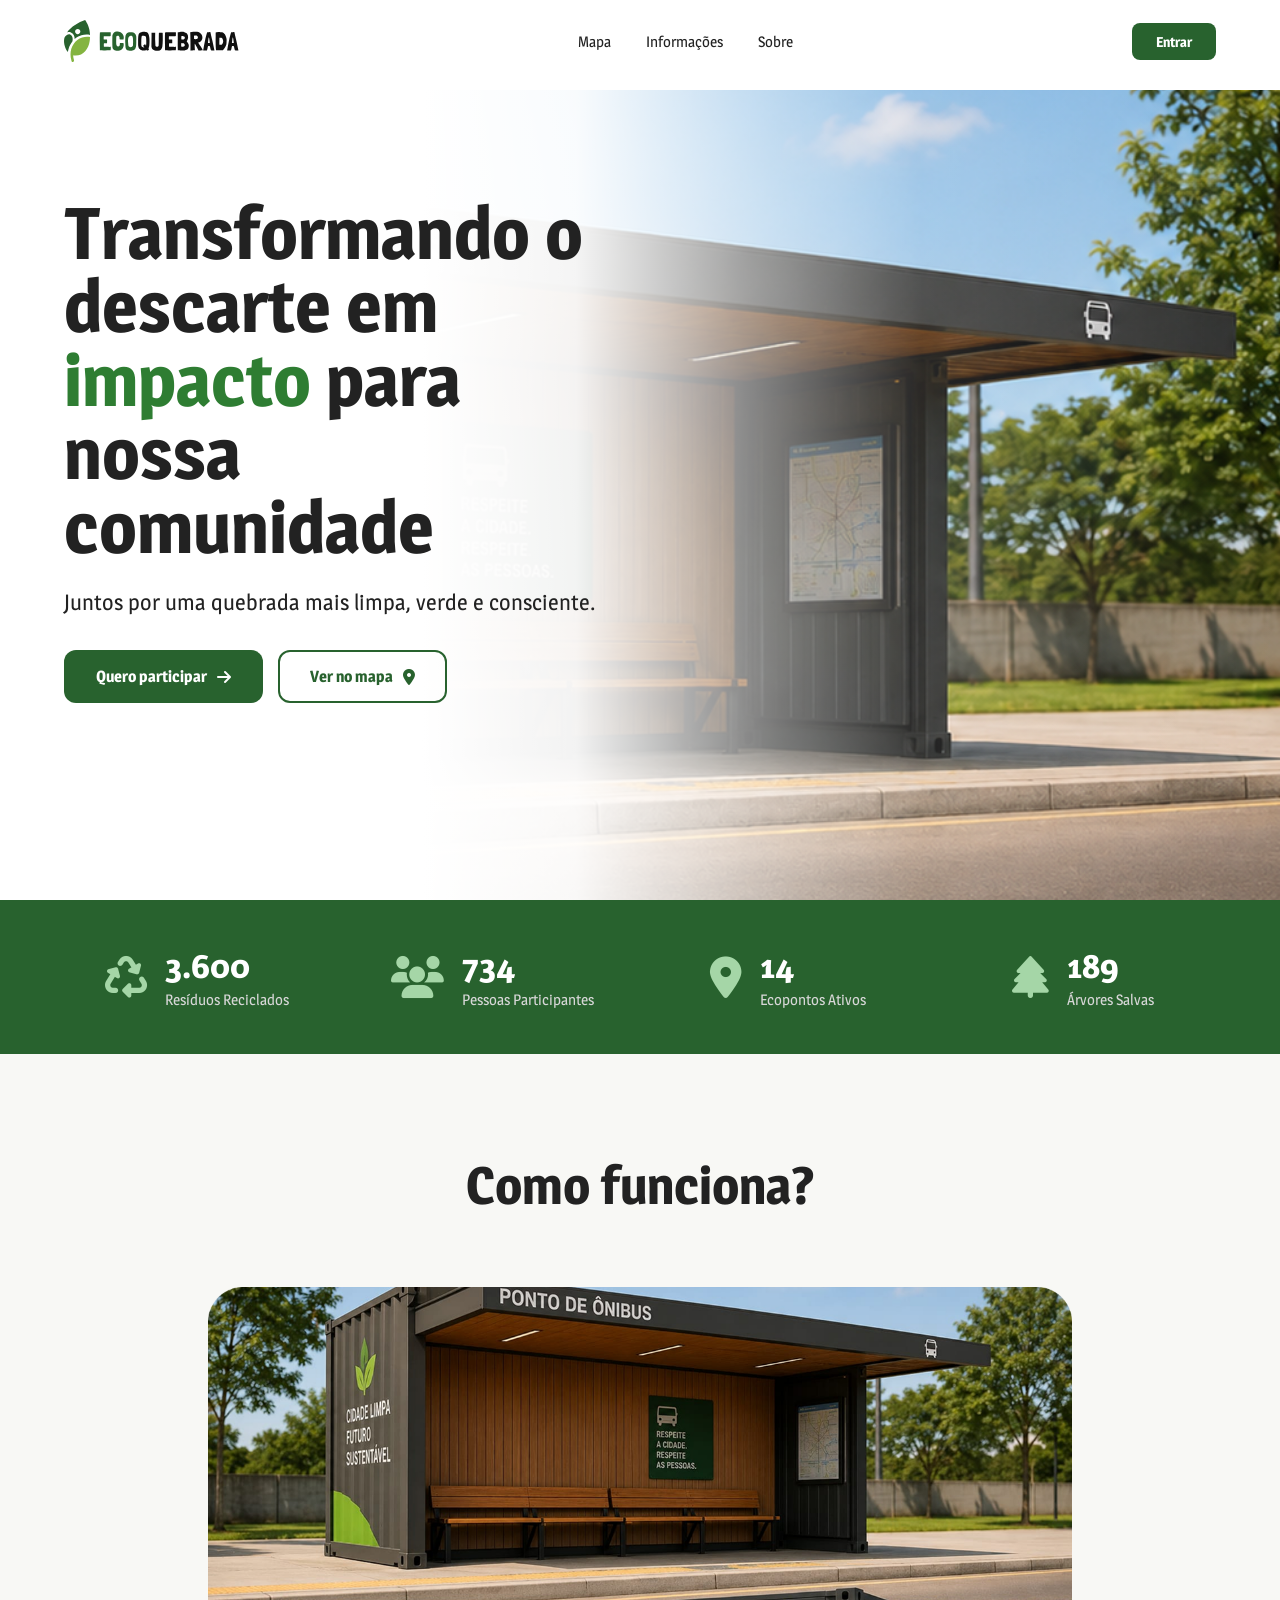
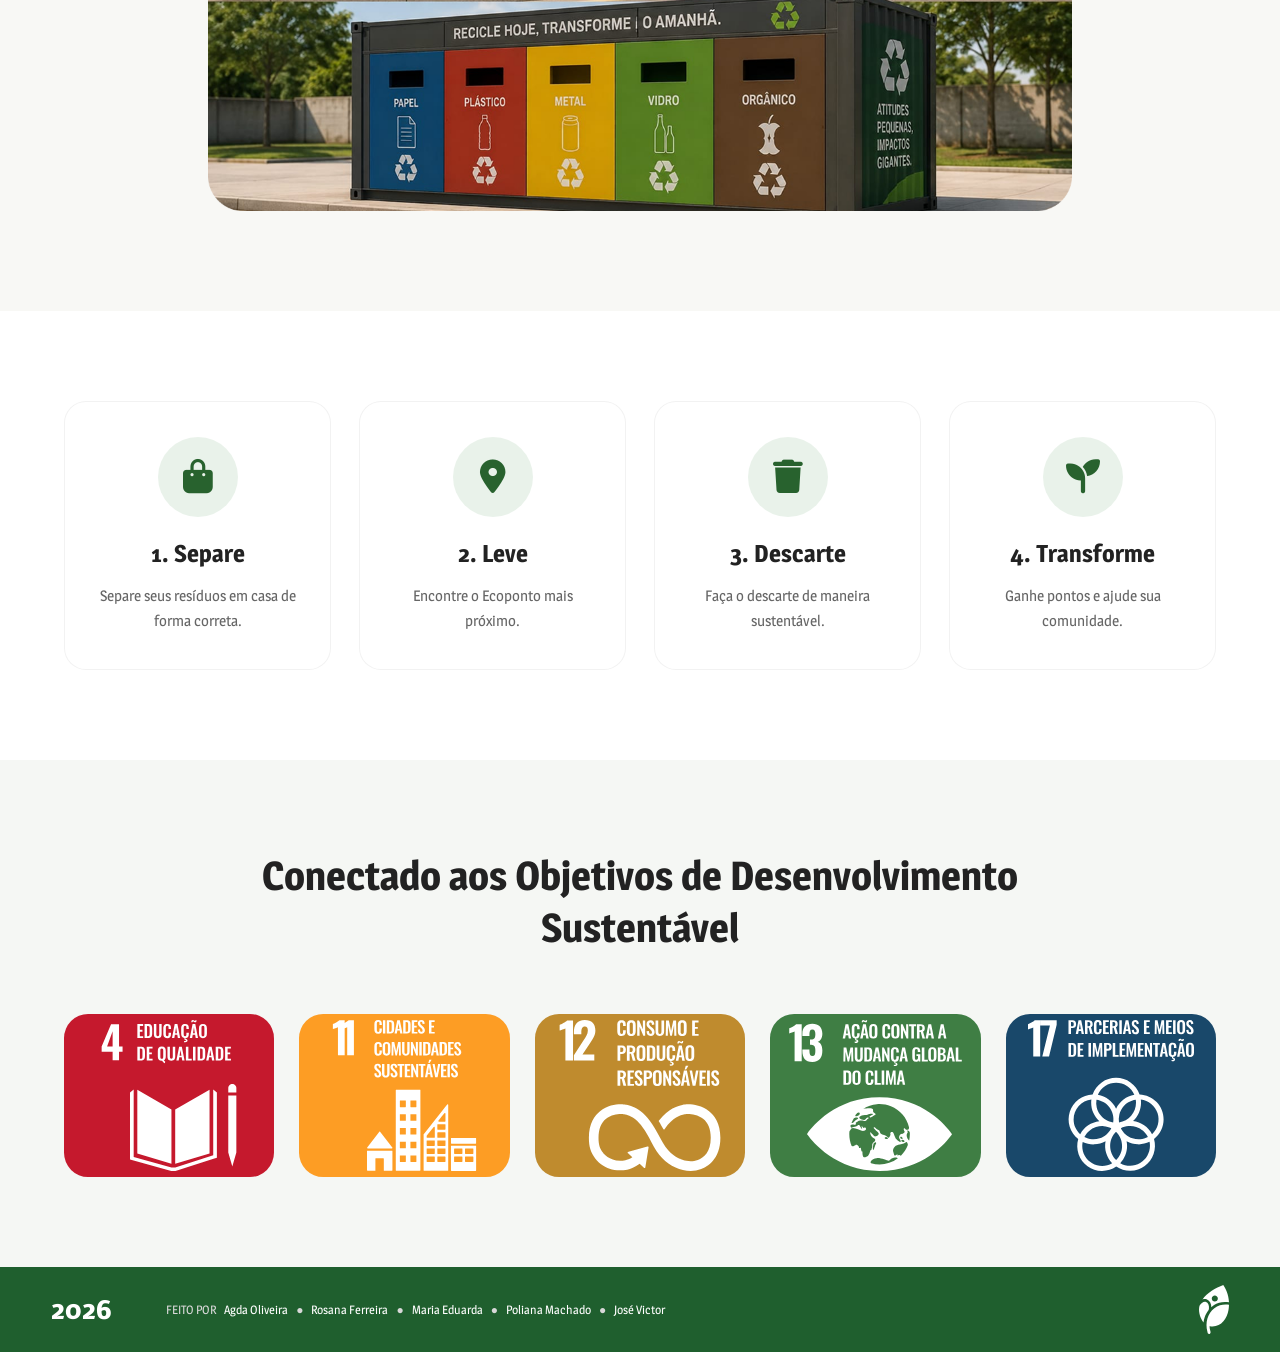
<file: index.html>
<!DOCTYPE html>
<html lang="pt-BR">
<head>
    <meta charset="UTF-8">
    <meta name="viewport" content="width=device-width, initial-scale=1.0">
    <title>EcoQuebrada</title>

    <link rel="stylesheet" href="css/style.css">
    <link rel="stylesheet" href="css/index.css">
    <link rel="stylesheet" href="css/responsive.css">

    <!-- Font Awesome -->
    <link rel="stylesheet"
    href="https://cdnjs.cloudflare.com/ajax/libs/font-awesome/6.6.0/css/all.min.css">

    <!-- Google Fonts -->
    <link rel="preconnect" href="https://fonts.googleapis.com">
    <link rel="preconnect" href="https://fonts.gstatic.com" crossorigin>
    <link href="https://fonts.googleapis.com/css2?family=Magra:wght@400;700&display=swap" rel="stylesheet">

    <link rel="shortcut icon" href="assets/icon-favicon.svg" type="image/x-icon">

</head>
<body>

    <!-- ================= HEADER ================= -->

    <header>

        <div class="container">

            <a href="index.html" class="logo">
                <img src="assets/logo-Ecoquebrada.svg" alt="EcoQuebrada">
            </a>

            <nav>

                <ul>

                    <li><a href="mapa.html">Mapa</a></li>
                    <li><a href="informativo.html">Informações</a></li>
                    <li><a href="sobre.html">Sobre</a></li>

                </ul>

            </nav>

            <a href="login.html" class="btn-login" id="loginButton">
                Entrar
            </a>

            <button class="menu-mobile" id="menu-mobile">
                <i class="fa-solid fa-bars"></i>
            </button>

            <div class="mobile-menu" id="mobileMenu">

                <ul>
                    <li><a href="mapa.html">Mapa</a></li>
                    <li><a href="informativo.html">Informações</a></li>
                    <li><a href="sobre.html">Sobre</a></li>
                </ul>

            </div>

        <div class="overlay" id="overlay"></div>

        </div>

    </header>

    <!-- ================= HERO ================= -->

    <section class="hero" id="home">

        <div class="container hero-content">

            <div class="hero-text">

                <h1>
                    Transformando o descarte em
                    <span>impacto</span>
                    para nossa comunidade
                </h1>

                <p>
                    Juntos por uma quebrada mais limpa,
                    verde e consciente.
                </p>

                <div class="hero-buttons">

                    <a href="login.html" class="btn-primary">
                        Quero participar
                        <i class="fa-solid fa-arrow-right"></i>
                    </a>

                    <a href="#" class="btn-secondary">
                        Ver no mapa
                        <i class="fa-solid fa-location-dot"></i>
                    </a>

                </div>

            </div>

        </div>

    </section>

    <!-- ================= ESTATÍSTICAS ================= -->

    <section class="stats">

        <div class="container">

            <div class="stat-card">

                <i class="fa-solid fa-recycle"></i>

                <div>

                    <h2 class="counter" data-target="12000">0</h2>

                    <span>Resíduos Reciclados</span>

                </div>

            </div>

            <div class="stat-card">

                <i class="fa-solid fa-users"></i>

                <div>

                    <h2 class="counter" data-target="2450">0</h2>

                    <span>Pessoas Participantes</span>

                </div>

            </div>

            <div class="stat-card">

                <i class="fa-solid fa-location-dot"></i>

                <div>

                    <h2 class="counter" data-target="48">0</h2>

                    <span>Ecopontos Ativos</span>

                </div>

            </div>

            <div class="stat-card">

                <i class="fa-solid fa-tree"></i>

                <div>

                    <h2 class="counter" data-target="630">0</h2>

                    <span>Árvores Salvas</span>

                </div>

            </div>

        </div>

    </section>

    <!-- ================= COMO FUNCIONA ================= -->

<section class="como-funciona">

        <div class="container">

            <h2>Como funciona?</h2>

            <div class="galeria">

                <img src="assets/imageHero.png" alt="Ponto sustentável">


            </div>

        </div>

    </section>

    <!-- <section class="como-funciona" id="como-funciona">

    <div class="container">

        <h2>Como funciona?</h2>

        <div class="funciona-wrapper">

            <!-- Carrossel 
    <section class="ecopontos">

        <h2>Ecopontos próximos</h2>

        <div class="ecoponto-container">

            <button id="prev">
                ❮
            </button>

            <div class="imagem">

                <img id="foto" src="">

            </div>

            <div class="informacoes">

                <h3 id="nome"></h3>

                <p>
                    <strong>📍 Distância:</strong>
                    <span id="distancia"></span>
                </p>

                <p>
                    <strong>Endereço:</strong>
                    <span id="endereco"></span>
                </p>

                <p>
                    <strong>Horário:</strong>
                    <span id="horario"></span>
                </p>

                <h4>Materiais aceitos</h4>

                <ul id="materiais"></ul>

                <a
                    id="maps"
                    target="_blank"
                    class="btn-primary">

                    Ver no Google Maps

                </a>

            </div>

            <button id="next">
                ❯
            </button>

        </div>

        </section>

</section> -->


    <!-- ================= PASSOS ================= -->

    <section class="passos">

        <div class="container">

            <div class="passo">

                <i class="fa-solid fa-bag-shopping"></i>

                <h3>1. Separe</h3>

                <p>
                    Separe seus resíduos em casa de forma correta.
                </p>

            </div>

            <div class="passo">

                <i class="fa-solid fa-location-dot"></i>

                <h3>2. Leve</h3>

                <p>
                    Encontre o Ecoponto mais próximo.
                </p>

            </div>

            <div class="passo">

                <i class="fa-solid fa-trash"></i>

                <h3>3. Descarte</h3>

                <p>
                    Faça o descarte de maneira sustentável.
                </p>

            </div>

            <div class="passo">

                <i class="fa-solid fa-seedling"></i>

                <h3>4. Transforme</h3>

                <p>
                    Ganhe pontos e ajude sua comunidade.
                </p>

            </div>

        </div>

    </section>

    <!-- ================= ODS ================= -->

    <section class="ods">

        <div class="container">

            <h2>
                Conectado aos Objetivos de Desenvolvimento Sustentável
            </h2>

            <div class="ods-grid">

                <img src="assets/ods-4.svg" alt="">
                <img src="assets/ods-11.svg" alt="">
                <img src="assets/ods-12.svg" alt="">
                <img src="assets/ods-13.svg" alt="">
                <img src="assets/ods-17.svg" alt="">

            </div>

        </div>

    </section>

<footer class="footer">

    <div class="footer-container">

        <div class="footer-year">
            <strong>2026</strong>
        </div>

        <div class="footer-authors">

            <span>FEITO POR</span>

            <a href="#">Agda Oliveira</a>

            <span>●</span>

            <a href="#">Rosana Ferreira</a>

            <span>●</span>

            <a href="#">Maria Eduarda</a>

            <span>●</span>

            <a href="#">Poliana Machado</a>

            <span>●</span>

            <a href="#">José Victor</a>

        </div>

        <div class="footer-logo">

            <img src="assets/icon-footer.svg" alt="EcoQuebrada">

        </div>

    </div>

</footer>

    <script src="script/app.js"></script>
    <script src="script/navbar.js"></script>

</body>
</html>
</file>
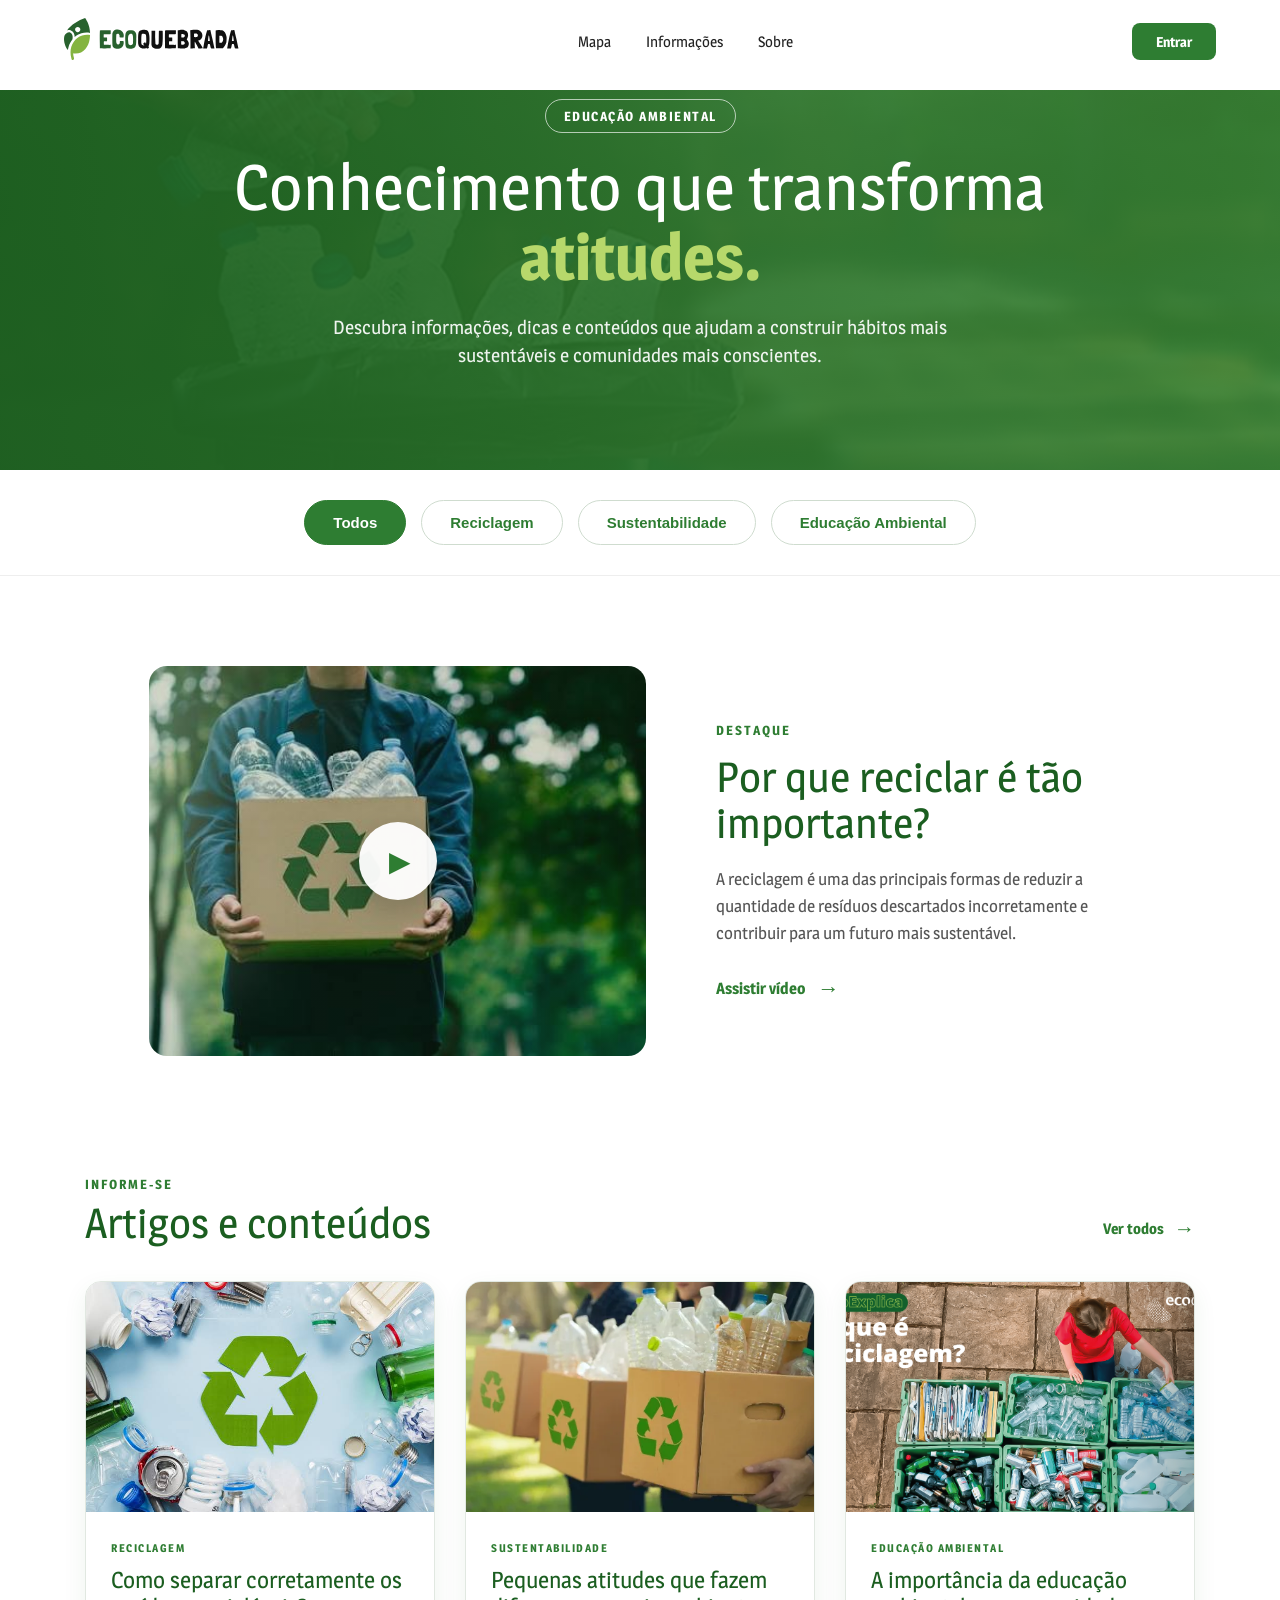
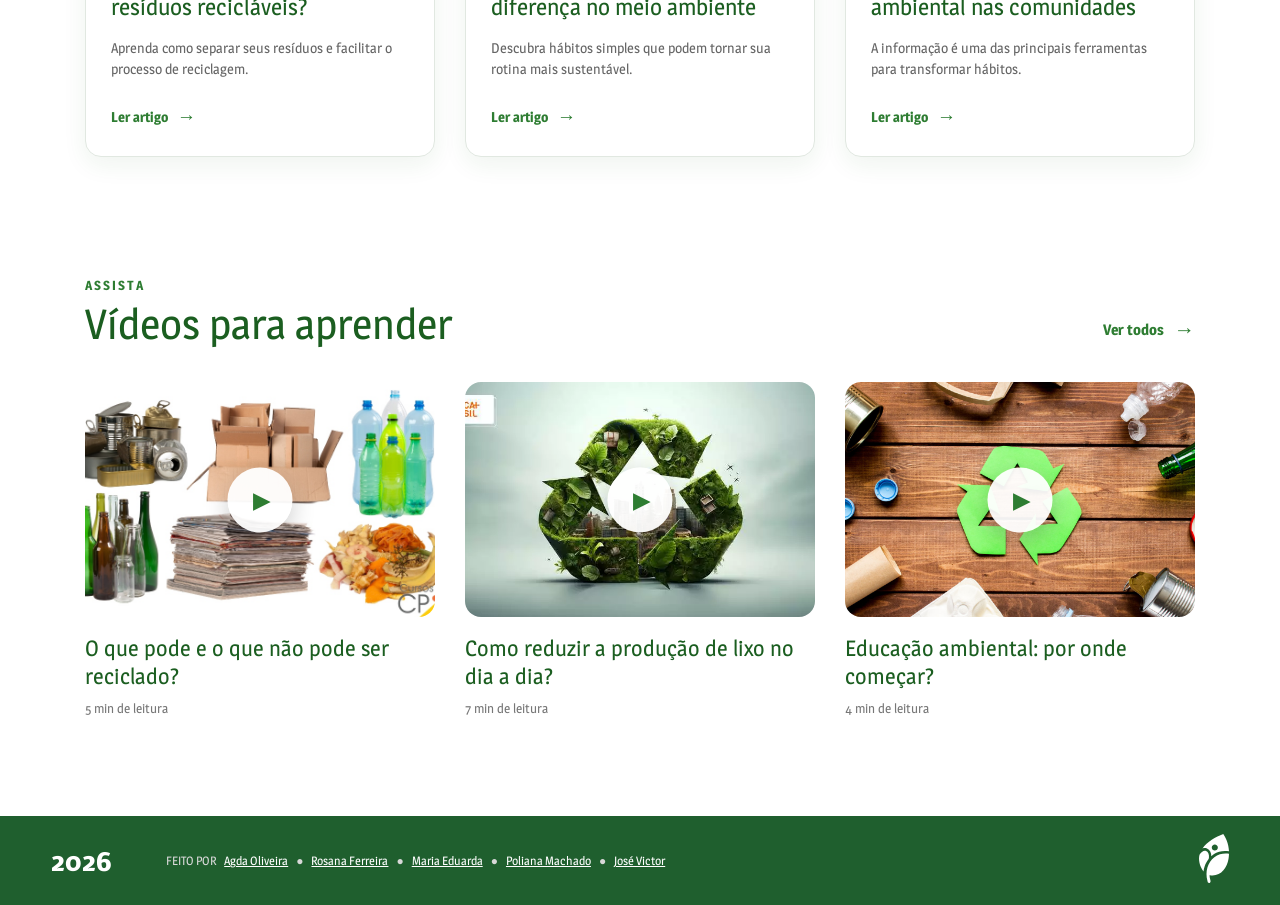
<file: informativo.html>
<!DOCTYPE html>
<html lang="pt-BR">

<head>

    <meta charset="UTF-8">

    <meta name="viewport" content="width=device-width, initial-scale=1.0">

    <title>Informativos | EcoQuebrada</title>

    <link rel="stylesheet" href="css/informativo.css">

        <link rel="preconnect" href="https://fonts.googleapis.com">
    <link rel="preconnect" href="https://fonts.gstatic.com" crossorigin>
    <link href="https://fonts.googleapis.com/css2?family=Magra:wght@400;700&display=swap" rel="stylesheet">


        <link rel="shortcut icon" href="assets/icon-favicon.svg" type="image/x-icon">
</head>


<body>


 <header>

        <div class="container">

            <a href="index.html" class="logo">
                <img src="assets/logo-Ecoquebrada.svg" alt="EcoQuebrada">
            </a>

            <nav>

                <ul>

                    <li><a href="mapa.html">Mapa</a></li>
                    <li><a href="informativo.html">Informações</a></li>
                    <li><a href="sobre.html">Sobre</a></li>

                </ul>

            </nav>

            <a href="login.html" class="btn-login" id="loginButton">
                Entrar
            </a>

           <!-- BOTÃO MOBILE -->
        <button class="menu-mobile" id="menuMobile" aria-label="Abrir menu">
            ☰
        </button>

    </div>
</header>


<!-- MENU MOBILE -->

<div class="mobile-menu" id="mobileMenu">

    <ul>
        <li>
            <a href="mapa.html">Mapa</a>
        </li>

        <li>
            <a href="informativos.html">Informações</a>
        </li>

        <li>
            <a href="sobre.html">Sobre</a>
        </li>

        <li>
            <a href="login.html" id="mobileLoginButton">
                Entrar
            </a>
        </li>
    </ul>

</div>

<div class="overlay" id="overlay"></div>



    <!-- ================= MAIN ================= -->

    <main>


        <!-- ================= HERO ================= -->

        <section class="informative-hero">

            <div class="informative-hero__content">

                <span class="informative-hero__tag">

                    EDUCAÇÃO AMBIENTAL

                </span>


                <h1>

                    Conhecimento que transforma
                    <span>
                        atitudes.
                    </span>

                </h1>


                <p>

                    Descubra informações, dicas e conteúdos
                    que ajudam a construir hábitos mais sustentáveis
                    e comunidades mais conscientes.

                </p>

            </div>

        </section>



        <!-- ================= CATEGORIAS ================= -->

        <section class="categories">

            <div class="categories__container">

                <button
                    class="category-button active"
                    data-category="todos"
                >

                    Todos

                </button>


                <button
                    class="category-button"
                    data-category="reciclagem"
                >

                    Reciclagem

                </button>


                <button
                    class="category-button"
                    data-category="sustentabilidade"
                >

                    Sustentabilidade

                </button>


                <button
                    class="category-button"
                    data-category="educacao"
                >

                    Educação Ambiental

                </button>

            </div>

        </section>



        <!-- ================= DESTAQUE ================= -->

        <section class="featured container">


            <div class="featured__video">

                <div class="video-placeholder">

                    <span class="play-button">
                        ▶
                    </span>

                </div>

            </div>



            <div class="featured__content">

                <span class="content-tag">

                    DESTAQUE

                </span>


                <h2>

                    Por que reciclar é tão importante?

                </h2>


                <p>

                    A reciclagem é uma das principais formas
                    de reduzir a quantidade de resíduos descartados
                    incorretamente e contribuir para um futuro
                    mais sustentável.

                </p>


                <a
                    href="#"
                    class="read-more"
                >

                    Assistir vídeo
                    <span>→</span>

                </a>

            </div>


        </section>



        <!-- ================= ARTIGOS ================= -->

        <section class="articles container">


            <div class="section-header">

                <div>

                    <span class="section-tag">

                        INFORME-SE

                    </span>


                    <h2>

                        Artigos e conteúdos

                    </h2>

                </div>


                <a
                    href="#"
                    class="see-all"
                >

                    Ver todos
                    <span>→</span>

                </a>

            </div>



            <div class="articles__grid">


                <article
                    class="article-card"
                    data-category="reciclagem"
                >

                    <div class="article-card__image">

                        <img
                            src="assets/reciclagem2.jfif"
                            alt="Materiais recicláveis"
                        >

                    </div>


                    <div class="article-card__content">

                        <span class="article-card__category">

                            RECICLAGEM

                        </span>


                        <h3>

                            Como separar corretamente
                            os resíduos recicláveis?

                        </h3>


                        <p>

                            Aprenda como separar seus resíduos
                            e facilitar o processo de reciclagem.

                        </p>


                        <a href="#">

                            Ler artigo
                            <span>→</span>

                        </a>

                    </div>

                </article>



                <article
                    class="article-card"
                    data-category="sustentabilidade"
                >

                    <div class="article-card__image">

                        <img
                            src="assets/reciclagem3.webp"
                            alt="Pessoa praticando sustentabilidade"
                        >

                    </div>


                    <div class="article-card__content">

                        <span class="article-card__category">

                            SUSTENTABILIDADE

                        </span>


                        <h3>

                            Pequenas atitudes que fazem
                            diferença no meio ambiente

                        </h3>


                        <p>

                            Descubra hábitos simples que podem
                            tornar sua rotina mais sustentável.

                        </p>


                        <a href="#">

                            Ler artigo
                            <span>→</span>

                        </a>

                    </div>

                </article>



                <article
                    class="article-card"
                    data-category="educacao"
                >

                    <div class="article-card__image">

                        <img
                            src="assets/reciclagem4.png"
                            alt="Educação ambiental"
                        >

                    </div>


                    <div class="article-card__content">

                        <span class="article-card__category">

                            EDUCAÇÃO AMBIENTAL

                        </span>


                        <h3>

                            A importância da educação
                            ambiental nas comunidades

                        </h3>


                        <p>

                            A informação é uma das principais
                            ferramentas para transformar hábitos.

                        </p>


                        <a href="#">

                            Ler artigo
                            <span>→</span>

                        </a>

                    </div>

                </article>


            </div>

        </section>



        <!-- ================= VÍDEOS ================= -->

        <section class="videos container">


            <div class="section-header">

                <div>

                    <span class="section-tag">

                        ASSISTA

                    </span>


                    <h2>

                        Vídeos para aprender

                    </h2>

                </div>


                <a
                    href="#"
                    class="see-all"
                >

                    Ver todos
                    <span>→</span>

                </a>

            </div>



            <div class="videos__grid">


                <article
                    class="video-card"
                    data-category="reciclagem"
                >

                    <div class="video-card__thumbnail">

                        <img
                            src="assets/reciclagem5.jpg"
                            alt="Vídeo sobre reciclagem"
                        >


                        <button
                            class="video-card__play"
                        >

                            ▶

                        </button>

                    </div>


                    <h3>

                        O que pode e o que não pode
                        ser reciclado?

                    </h3>


                    <span>

                        5 min de leitura

                    </span>

                </article>



                <article
                    class="video-card"
                    data-category="sustentabilidade"
                >

                    <div class="video-card__thumbnail">

                        <img
                            src="assets/reciclagem6.webp"
                            alt="Vídeo sobre sustentabilidade"
                        >


                        <button
                            class="video-card__play"
                        >

                            ▶

                        </button>

                    </div>


                    <h3>

                        Como reduzir a produção
                        de lixo no dia a dia?

                    </h3>


                    <span>

                        7 min de leitura

                    </span>

                </article>



                <article
                    class="video-card"
                    data-category="educacao"
                >

                    <div class="video-card__thumbnail">

                        <img
                            src="assets/reciclagem7.jpg"
                            alt="Vídeo sobre educação ambiental"
                        >


                        <button
                            class="video-card__play"
                        >

                            ▶

                        </button>

                    </div>


                    <h3>

                        Educação ambiental:
                        por onde começar?

                    </h3>


                    <span>

                        4 min de leitura

                    </span>

                </article>


            </div>

        </section>


    </main>


    <!-- ================= FOOTER ================= -->

   <footer class="footer">

    <div class="footer-container">

        <div class="footer-year">
            <strong>2026</strong>
        </div>

        <div class="footer-authors">

            <span>FEITO POR</span>

            <a href="#">Agda Oliveira</a>

            <span>●</span>

            <a href="#">Rosana Ferreira</a>

            <span>●</span>

            <a href="#">Maria Eduarda</a>

            <span>●</span>

            <a href="#">Poliana Machado</a>

            <span>●</span>

            <a href="#">José Victor</a>

        </div>

        <div class="footer-logo">

            <img src="assets/icon-footer.svg" alt="EcoQuebrada">

        </div>

    </div>

</footer>



    <script src="script/informativos.js"></script>
    <script src="script/navbar.js"></script>

</body>

</html>
</file>
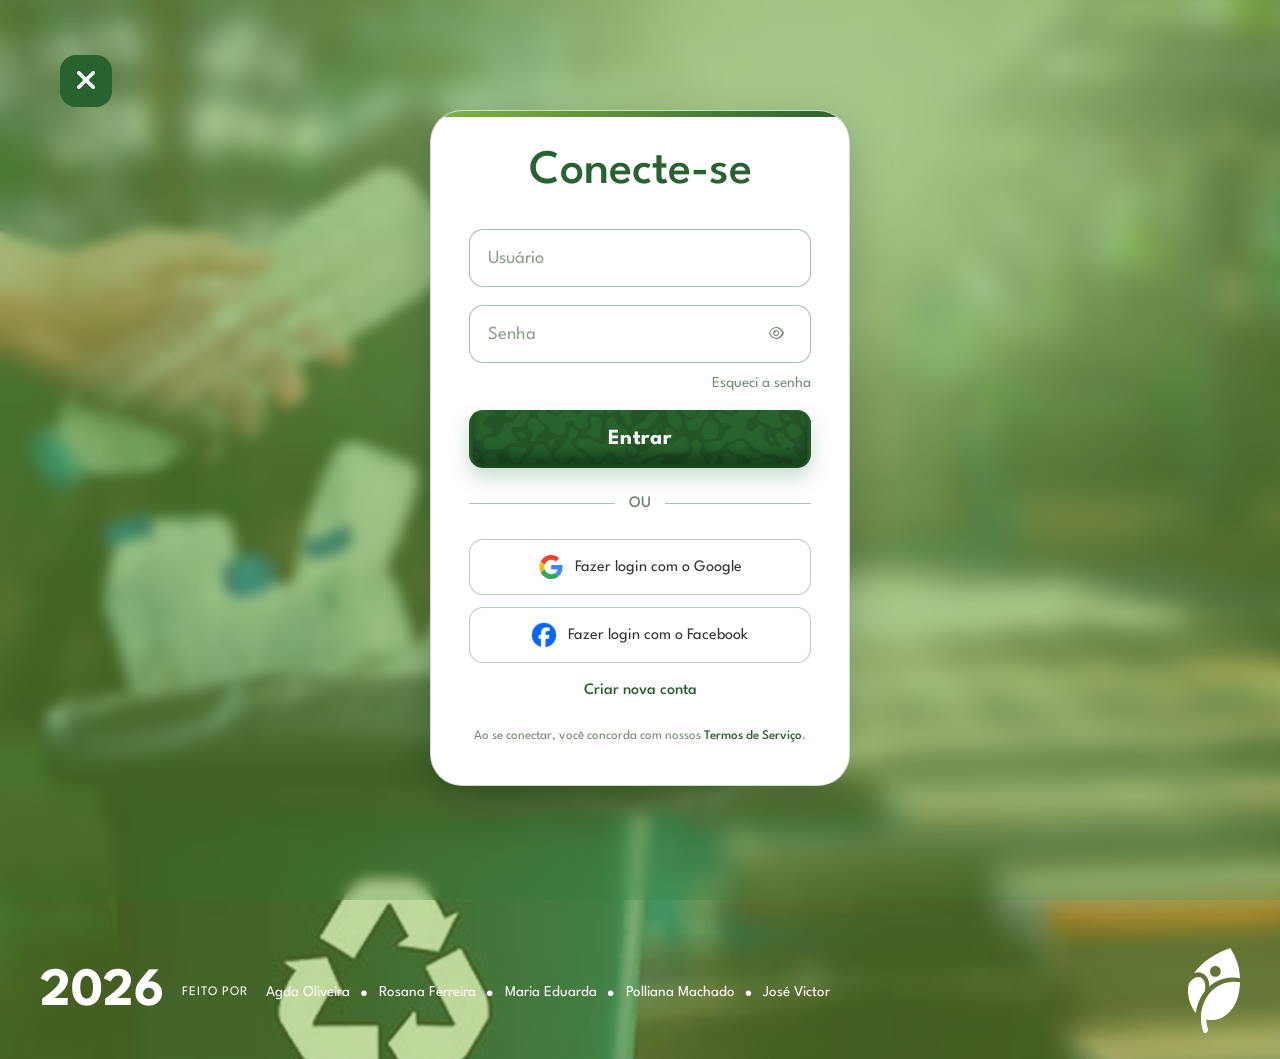
<file: login.html>
<!DOCTYPE html>
<html lang="pt-BR">

<head>

    <meta charset="UTF-8">
    <meta name="viewport" content="width=device-width, initial-scale=1.0">

    <title>Login | EcoQuebrada</title>

    <link rel="shortcut icon" href="assets/icon-favicon.svg" type="image/x-icon">

    <link rel="stylesheet" href="css/login.css">
    <link rel="stylesheet" href="css/login-responsive.css">

    <!-- Google Fonts -->
    <link href="https://fonts.googleapis.com/css2?family=League+Spartan:wght@300;400;500;600;700&display=swap" rel="stylesheet">

    <!-- Font Awesome -->
    <link rel="stylesheet"
        href="https://cdnjs.cloudflare.com/ajax/libs/font-awesome/6.7.2/css/all.min.css">

</head>

<body>

    <!-- BACKGROUND -->

    <div class="background-overlay"></div>

    <!-- BOTÃO FECHAR -->

    <a href="index.html" class="close-button">

        <i class="fa-solid fa-xmark"></i>

    </a>

    <!-- CARD -->

    <main class="login-container">

        <div class="login-card">

            <!-- LOGIN -->

            <div class="form-content active" id="loginForm">

                <h1>Conecte-se</h1>

                <form id="loginformulario">

                    <div class="input-group">

                        <input
                            id="username"
                            type="text"
                            placeholder="Usuário"
                            required>

                    </div>

                    <div class="input-group password">

                        <input
                            id="loginPassword"
                            type="password"
                            placeholder="Senha"
                            required>

                        <button
                            type="button"
                            class="toggle-password">

                            <i class="fa-regular fa-eye"></i>

                        </button>

                    </div>

                    <div class="forgot-password">

                        <a href="#">
                            Esqueci a senha
                        </a>

                    </div>

                    
                    <button class="btn-login" type="submit">

                        Entrar

                    </button>
                   
                </form>

                <div class="divider">

                    <span>OU</span>

                </div>

                <button class="social-btn google">

                    <img src="assets/Vector-google.svg">

                    Fazer login com o Google

                </button>

                <button class="social-btn facebook">

                    <img src="assets/Facebook_Logo_Primary 1.svg">

                    Fazer login com o Facebook

                </button>

                <button
                    class="switch-form"
                    id="openRegister">

                    Criar nova conta

                </button>

                <p class="terms">

                    Ao se conectar, você concorda com nossos
                    <a href="#">Termos de Serviço</a>.

                </p>

            </div>

            <!-- CADASTRO -->

            <div class="form-content" id="registerForm">

                <h1>Criar Conta</h1>

                <form id="registerFormulario">

                    <div class="input-group">

                        <input
                            type="text"
                            placeholder="Nome completo"
                            required>

                    </div>

                    <div class="input-group">

                        <input
                            type="email"
                            placeholder="E-mail"
                            required>

                    </div>

                    <div class="input-group">

                        <input
                            id="registerUsername"
                            type="text"
                            placeholder="Nome de usuário"
                            required>

                    </div>

                    <div class="input-group password">

                        <input
                            id="registerPassword"
                            type="password"
                            placeholder="Senha"
                            required>

                        <button
                            type="button"
                            class="toggle-password">

                            <i class="fa-regular fa-eye"></i>

                        </button>

                    </div>

                    <div class="input-group password">

                        <input
                            id="confirmPassword"
                            type="password"
                            placeholder="Confirmar senha"
                            required>

                        <button
                            type="button"
                            class="toggle-password">

                            <i class="fa-regular fa-eye"></i>

                        </button>

                    </div>

                    <button
                        class="btn-login"
                        type="submit">

                        Criar Conta

                    </button>

                </form>

                <button
                    class="switch-form"
                    id="backLogin">

                    Já possui uma conta? Entrar

                </button>

            </div>

        </div>

    </main>

    <!-- FOOTER -->

    <footer>

        <div class="footer-left">

            <h2>2026</h2>

            <span>FEITO POR</span>

            <p>

                Agda Oliveira

                <span>●</span>

                Rosana Ferreira

                <span>●</span>

                Maria Eduarda

                <span>●</span>

                Polliana Machado

                <span>●</span>

                José Victor

            </p>

        </div>

        <div class="footer-right">

            <img
                src="assets/Logo-white.svg"
                alt="EcoQuebrada">

        </div>

    </footer>

    <script src="script/login.js"></script>
    <script src="script/navbar.js"></script>

</body>

</html>
</file>
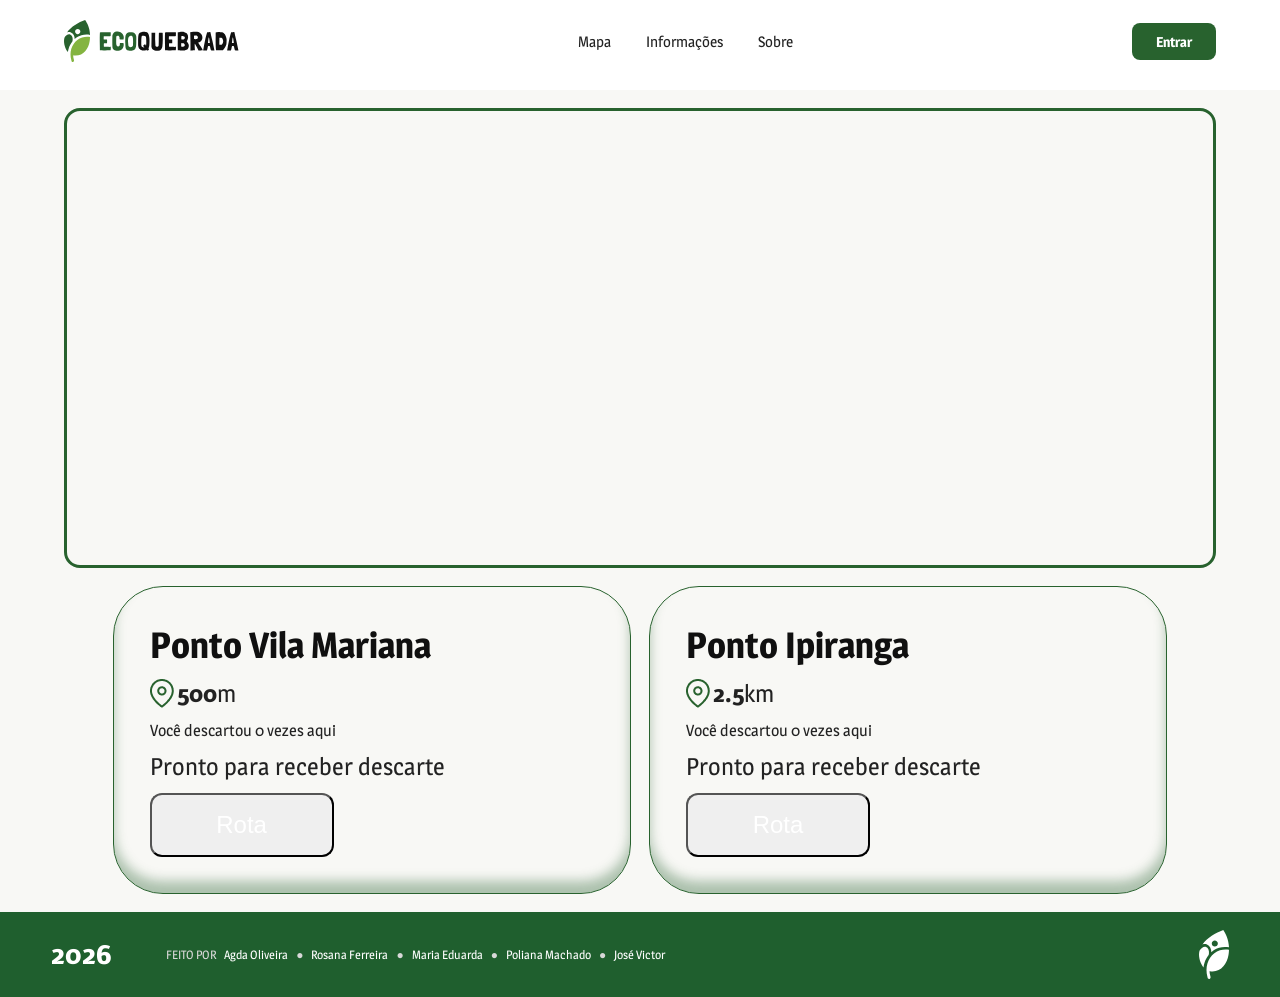
<file: mapa.html>
<!DOCTYPE html>
<html lang="pt-BR">

<head>
  <meta charset="UTF-8">
  <meta name="viewport" content="width=device-width, initial-scale=1.0">
  <title>EcoQuebrada</title>

  <link rel="stylesheet" href="css/style.css">
  <link rel="stylesheet" href="css/responsive.css">
  <link rel="stylesheet" href="css/mapa.css">

  <!-- Font Awesome -->
  <link rel="stylesheet" href="https://cdnjs.cloudflare.com/ajax/libs/font-awesome/6.6.0/css/all.min.css">

  <!-- Google Fonts -->
  <link rel="preconnect" href="https://fonts.googleapis.com">
  <link rel="preconnect" href="https://fonts.gstatic.com" crossorigin>
  <link href="https://fonts.googleapis.com/css2?family=Magra:wght@400;700&display=swap" rel="stylesheet">

  <link rel="shortcut icon" href="assets/icon-favicon.svg" type="image/x-icon">

</head>

<body>

  <!-- ================= HEADER ================= -->

 <header>

        <div class="container">

            <a href="index.html" class="logo">
                <img src="assets/logo-Ecoquebrada.svg" alt="EcoQuebrada">
            </a>

            <nav>

                <ul>

                    <li><a href="mapa.html">Mapa</a></li>
                    <li><a href="informativo.html">Informações</a></li>
                    <li><a href="sobre.html">Sobre</a></li>

                </ul>

            </nav>

            <a href="login.html" class="btn-login" id="loginButton">
                Entrar
            </a>

            <button class="menu-mobile" id="menu-mobile">
                <i class="fa-solid fa-bars"></i>
            </button>

            <div class="mobile-menu" id="mobileMenu">

                <ul>
                    <li><a href="mapa.html">Mapa</a></li>
                    <li><a href="informativo.html">Informações</a></li>
                    <li><a href="sobre.html">Sobre</a></li>
                    <li> <a href="login.html" id="mobileLoginButton">Entrar</a></li>
                </ul>

            </div>

        <div class="overlay" id="overlay"></div>

        </div>

    </header>


  <main>
    <div class="mapa">
      <iframe
        src="https://www.google.com/maps/embed?pb=!1m18!1m12!1m3!1d29251.0889368347!2d-46.66407143436226!3d-23.590481512588703!2m3!1f0!2f0!3f0!3m2!1i1024!2i768!4f13.1!3m3!1m2!1s0x94ce5a290fa984cd%3A0xe6824b3e26dd2921!2sVila%20Mariana%2C%20S%C3%A3o%20Paulo%20-%20SP!5e0!3m2!1spt-BR!2sbr!4v1784745192657!5m2!1spt-BR!2sbr"
        width="600" height="450" style="border:0;" allowfullscreen="" loading="lazy"
        referrerpolicy="strict-origin-when-cross-origin"></iframe>
    </div>

    <section class="rotas">
      <div class="card">
        <h2>Ponto Vila Mariana</h2>
        <div class="distancia">
          <img src="assets/Icon.png" alt="">

          <p><span>500</span>m</p>
        </div>
        <p>Você descartou 0 vezes aqui</p>
        <p>Pronto para receber descarte</p>
        <a href="https://maps.app.goo.gl/ddUme5KNjSNgdVJY9" target="_blank" rel="noopener noreferrer"><button class="botao-mapa">Rota</button></a>
      </div>
      
      <div class="card">
        <h2>Ponto Ipiranga</h2>
        <div class="distancia">
          <img src="assets/Icon.png" alt="">

          <p><span>2.5</span>km</p>
        </div>
        <p>Você descartou 0 vezes aqui</p>
        <p>Pronto para receber descarte</p>
        <a href="https://maps.app.goo.gl/6ymE5mWh9N2Mstub9" target="_blank" rel="noopener noreferrer"><button class="botao-mapa">Rota</button></a>
      </div>
    </section>
  </main>



  <footer class="footer">

    <div class="footer-container">

      <div class="footer-year">
        <strong>2026</strong>
      </div>

      <div class="footer-authors">

        <span>FEITO POR</span>

        <a href="#">Agda Oliveira</a>

        <span>●</span>

        <a href="#">Rosana Ferreira</a>

        <span>●</span>

        <a href="#">Maria Eduarda</a>

        <span>●</span>

        <a href="#">Poliana Machado</a>

        <span>●</span>

        <a href="#">José Victor</a>

      </div>

      <div class="footer-logo">

        <img src="assets/icon-footer.svg" alt="EcoQuebrada">

      </div>

    </div>

  </footer>

  <script src="script/app.js"></script>
  <script src="script/navbar.js"></script>

</body>

</html>
</file>
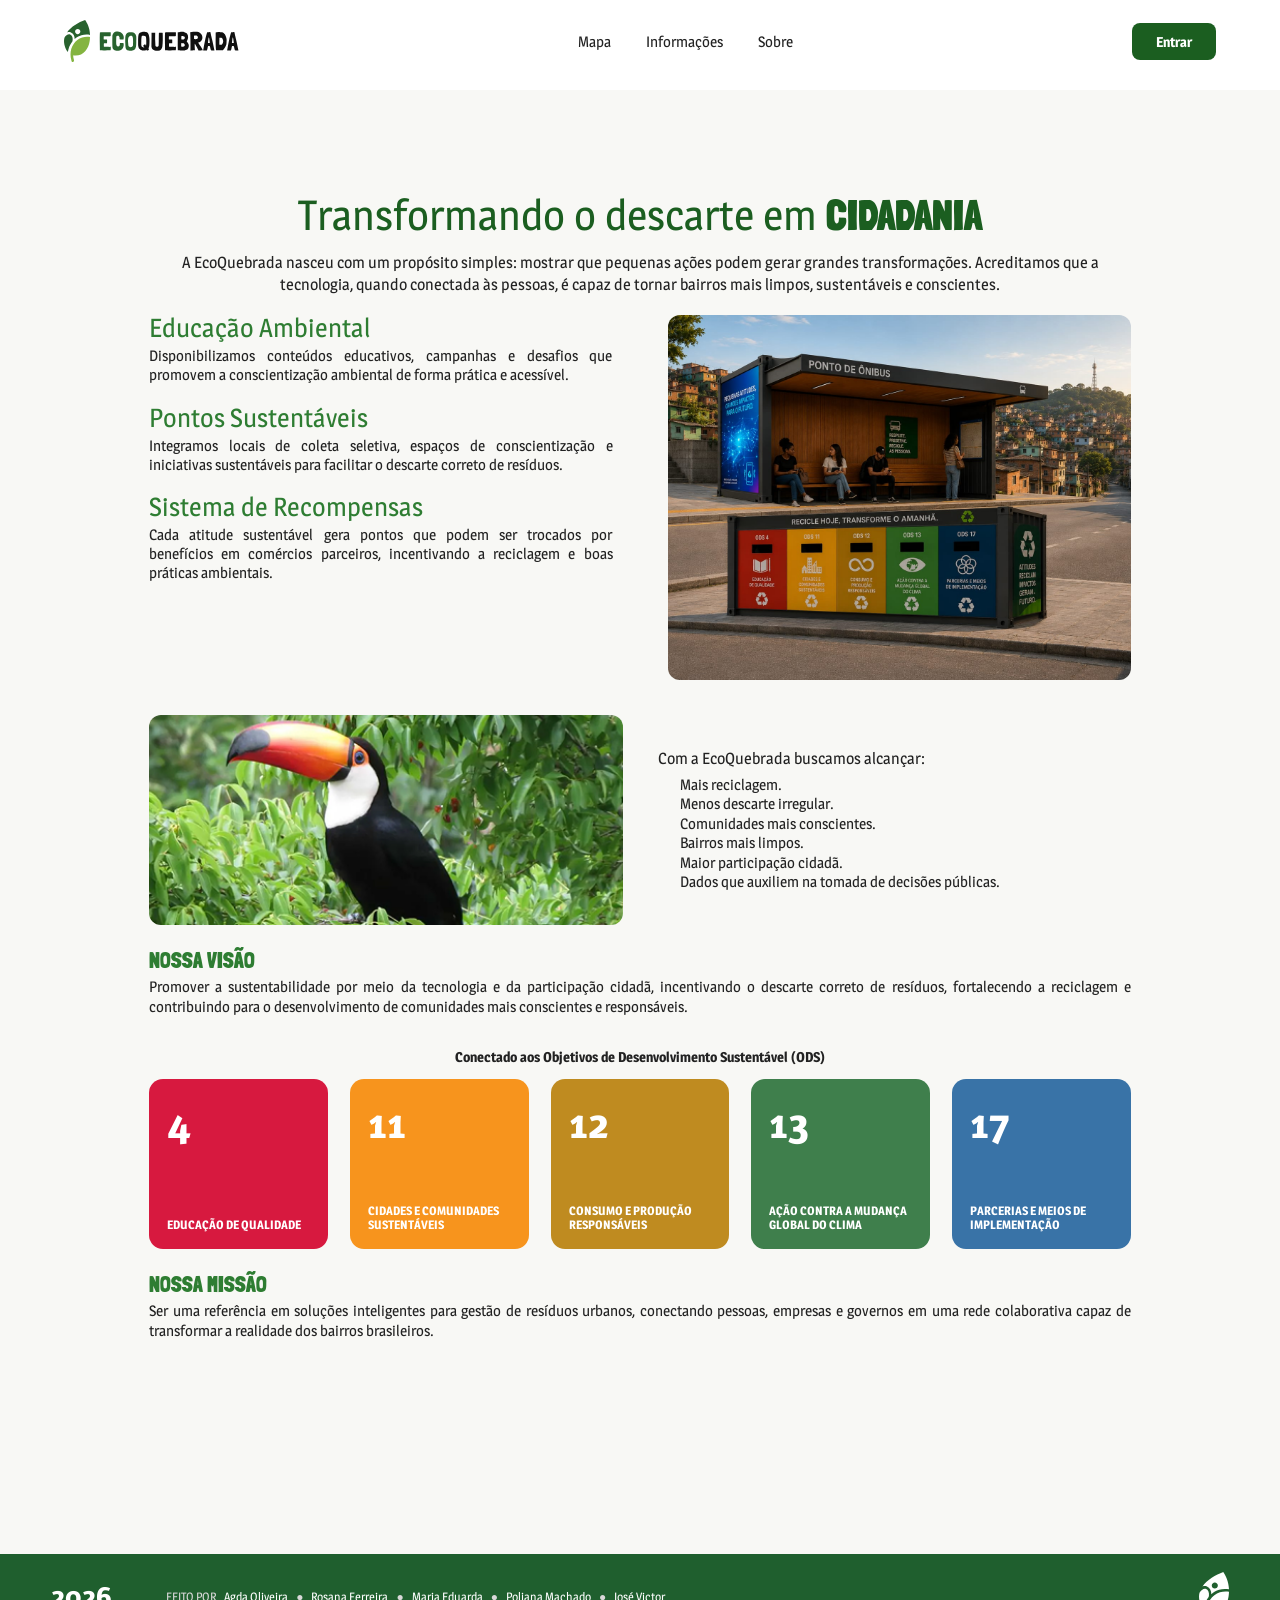
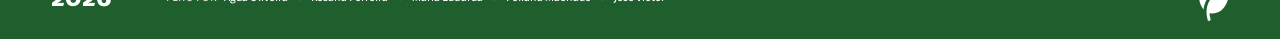
<file: sobre.html>
<!DOCTYPE html>
<html lang="pt-BR">

<head>

    <meta charset="UTF-8">

    <meta name="viewport" content="width=device-width, initial-scale=1.0">

    <title>Sobre | EcoQuebrada</title>

    <link rel="stylesheet" href="css/sobre.css">

        <!-- Font Awesome -->
    <link rel="stylesheet"
    href="https://cdnjs.cloudflare.com/ajax/libs/font-awesome/6.6.0/css/all.min.css">

    <link rel="shortcut icon" href="assets/icon-favicon.svg" type="image/x-icon">

        <link rel="preconnect" href="https://fonts.googleapis.com">
    <link rel="preconnect" href="https://fonts.gstatic.com" crossorigin>
    <link href="https://fonts.googleapis.com/css2?family=Magra:wght@400;700&display=swap" rel="stylesheet">

    <link rel="preconnect" href="https://fonts.googleapis.com">
<link rel="preconnect" href="https://fonts.gstatic.com" crossorigin>
<link href="https://fonts.googleapis.com/css2?family=Londrina+Solid:wght@100;300;400;900&family=Roboto:ital,wght@0,100..900;1,100..900&display=swap" rel="stylesheet">

</head>


<body>


    <!-- =====================================================
         HEADER
    ====================================================== -->

<header>

    <div class="container">

        <a href="index.html" class="logo">
            <img src="assets/logo-Ecoquebrada.svg" alt="EcoQuebrada">
        </a>

        <nav>
            <ul>
                <li><a href="mapa.html">Mapa</a></li>
                <li><a href="informativo.html">Informações</a></li>
                <li><a href="sobre.html">Sobre</a></li>
            </ul>
        </nav>

        <a href="login.html" class="btn-login" id="loginButton">
            Entrar
        </a>

        <!-- BOTÃO DO MENU MOBILE -->

        <button class="menu-mobile" id="menu-mobile" aria-label="Abrir menu">
            <i class="fa-solid fa-bars"></i>
        </button>


       

</header>
 <!-- MENU MOBILE -->

        <div class="mobile-menu" id="mobileMenu">

            <ul>

                <li>
                    <a href="mapa.html">Mapa</a>
                </li>

                <li>
                    <a href="informativo.html">Informações</a>
                </li>

                <li>
                    <a href="sobre.html">Sobre</a>
                </li>

                <li>
                    <a href="login.html" id="mobileLoginButton">
                        Entrar
                    </a>
                </li>

            </ul>

        </div>


        <!-- FUNDO ESCURO -->

        <div class="overlay" id="overlay"></div>

    </div>

    <main>


        <!-- =====================================================
             HERO
        ====================================================== -->

        <section
            class="hero container"
            id="sobre"
        >

            <h1 class="hero__title">

                Transformando o descarte em

                <span class="hero__highlight">
                    CIDADANIA
                </span>

            </h1>


            <p class="hero__text">

                A EcoQuebrada nasceu com um propósito simples:
                mostrar que pequenas ações podem gerar grandes transformações.
                Acreditamos que a tecnologia, quando conectada às pessoas,
                é capaz de tornar bairros mais limpos, sustentáveis e conscientes.

            </p>

        </section>



        <!-- =====================================================
             PILARES DA ECOQUEBRADA
        ====================================================== -->

        <section class="pillars container">


            <div class="pillars__text">


                <article class="pillar">

                    <h2>
                        Educação Ambiental
                    </h2>


                    <p>

                        Disponibilizamos conteúdos educativos,
                        campanhas e desafios que promovem a
                        conscientização ambiental de forma prática
                        e acessível.

                    </p>

                </article>



                <article class="pillar">

                    <h2>
                        Pontos Sustentáveis
                    </h2>


                    <p>

                        Integramos locais de coleta seletiva,
                        espaços de conscientização e iniciativas
                        sustentáveis para facilitar o descarte correto
                        de resíduos.

                    </p>

                </article>



                <article class="pillar">

                    <h2>
                        Sistema de Recompensas
                    </h2>


                    <p>

                        Cada atitude sustentável gera pontos que
                        podem ser trocados por benefícios em comércios
                        parceiros, incentivando a reciclagem e boas
                        práticas ambientais.

                    </p>

                </article>


            </div>



            <div class="pillars__image">

                <img
                    src="assets/1imagem-sobre.jpeg"
                    alt="Voluntários recolhendo lixo na praia"
                    class="pillars__photo"
                >

            </div>


        </section>



        <!-- =====================================================
             OBJETIVOS
        ====================================================== -->

        <section class="goals container">


            <div class="goals__image">

                <img
                    src="assets/tucano.png"
                    alt="Tucano em seu habitat natural"
                    class="pillars__photo"
                >

            </div>



            <div class="goals__text">


                <h3>

                    Com a EcoQuebrada buscamos alcançar:

                </h3>


                <ul class="goals__list">

                    <li>
                        Mais reciclagem.
                    </li>

                    <li>
                        Menos descarte irregular.
                    </li>

                    <li>
                        Comunidades mais conscientes.
                    </li>

                    <li>
                        Bairros mais limpos.
                    </li>

                    <li>
                        Maior participação cidadã.
                    </li>

                    <li>
                        Dados que auxiliem na tomada de decisões públicas.
                    </li>

                </ul>


            </div>


        </section>



        <!-- =====================================================
             NOSSA VISÃO
        ====================================================== -->

        <section class="statement container">


            <h2 class="statement__title">

                NOSSA VISÃO

            </h2>


            <p>

                Promover a sustentabilidade por meio da tecnologia
                e da participação cidadã, incentivando o descarte
                correto de resíduos, fortalecendo a reciclagem e
                contribuindo para o desenvolvimento de comunidades
                mais conscientes e responsáveis.

            </p>


        </section>



        <!-- =====================================================
             ODS
        ====================================================== -->

        <section class="ods container">


            <h4 class="ods__title">

                Conectado aos Objetivos de Desenvolvimento Sustentável (ODS)

            </h4>



            <div class="ods__grid">


                <div class="ods__card ods__card--4">

                    <span class="ods__number">
                        4
                    </span>


                    <span class="ods__label">

                        Educação de qualidade

                    </span>

                </div>



                <div class="ods__card ods__card--11">

                    <span class="ods__number">
                        11
                    </span>


                    <span class="ods__label">

                        Cidades e comunidades sustentáveis

                    </span>

                </div>



                <div class="ods__card ods__card--12">

                    <span class="ods__number">
                        12
                    </span>


                    <span class="ods__label">

                        Consumo e produção responsáveis

                    </span>

                </div>



                <div class="ods__card ods__card--13">

                    <span class="ods__number">
                        13
                    </span>


                    <span class="ods__label">

                        Ação contra a mudança global do clima

                    </span>

                </div>



                <div class="ods__card ods__card--17">

                    <span class="ods__number">
                        17
                    </span>


                    <span class="ods__label">

                        Parcerias e meios de implementação

                    </span>

                </div>


            </div>


        </section>



        <!-- =====================================================
             NOSSA MISSÃO
        ====================================================== -->

        <section class="statement container">


            <h2 class="statement__title">

                NOSSA MISSÃO

            </h2>


            <p>

                Ser uma referência em soluções inteligentes para
                gestão de resíduos urbanos, conectando pessoas,
                empresas e governos em uma rede colaborativa capaz
                de transformar a realidade dos bairros brasileiros.

            </p>


        </section>


    </main>



    <!-- =====================================================
         FOOTER
    ====================================================== -->

 <footer class="footer">

    <div class="footer-container">

        <div class="footer-year">
            <strong>2026</strong>
        </div>

        <div class="footer-authors">

            <span>FEITO POR</span>

            <a href="#">Agda Oliveira</a>

            <span>●</span>

            <a href="#">Rosana Ferreira</a>

            <span>●</span>

            <a href="#">Maria Eduarda</a>

            <span>●</span>

            <a href="#">Poliana Machado</a>

            <span>●</span>

            <a href="#">José Victor</a>

        </div>

        <div class="footer-logo">

            <img src="assets/icon-footer.svg" alt="EcoQuebrada">

        </div>

    </div>

</footer>

    <script src="script/sobre.js"></script>
    <script src="script/navbar.js"></script>

</body>

</html>
</file>
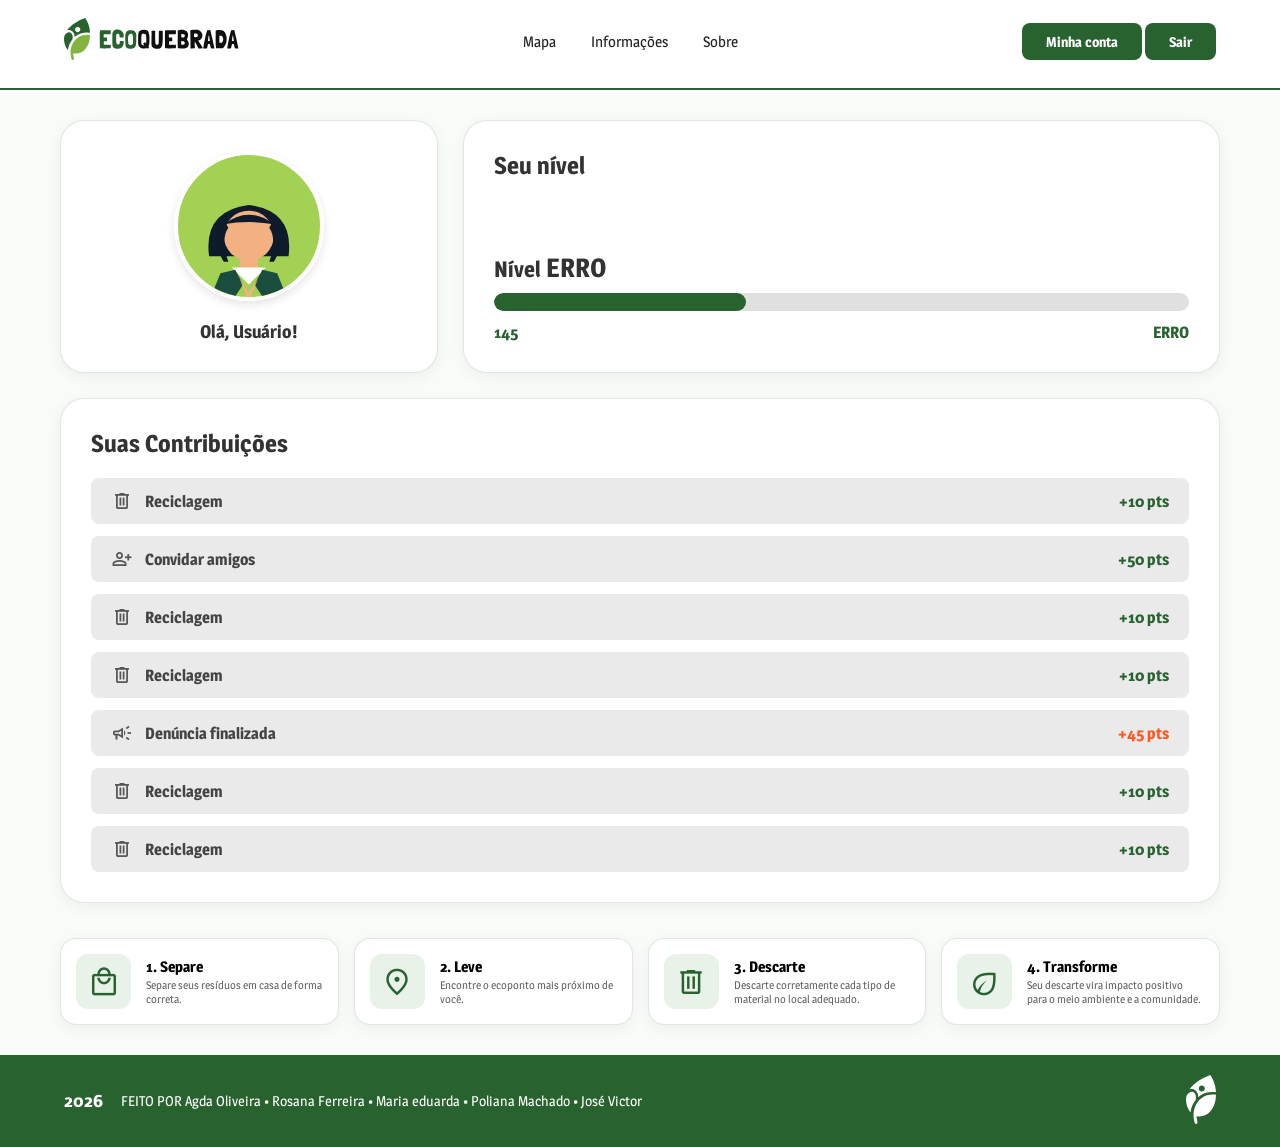
<file: userarea.html>
<!DOCTYPE html>
<html lang="pt-BR">
<head>
    <meta charset="UTF-8">
    <meta name="viewport" content="width=device-width, initial-scale=1.0">
    <title>EcoQuebrada - Área do Usuário</title>
    <!-- Importação de ícones do Google Material Symbols -->
    <link href="https://fonts.googleapis.com/css2?family=Material+Symbols+Outlined:opsz,wght,FILL,GRAD@20..48,100..700,0..1,-50..200" rel="stylesheet" />
    <!-- Link para o CSS externo -->
    <link rel="stylesheet" href="css/userarea.css">
    
        <link rel="shortcut icon" href="assets/icon-favicon.svg" type="image/x-icon">

         <link rel="preconnect" href="https://fonts.googleapis.com">
    <link rel="preconnect" href="https://fonts.gstatic.com" crossorigin>
    <link href="https://fonts.googleapis.com/css2?family=Magra:wght@400;700&display=swap" rel="stylesheet">

    <!-- Font Awesome (usado no menu hamburguer, mesmo padrão da index) -->
    <link rel="stylesheet"
    href="https://cdnjs.cloudflare.com/ajax/libs/font-awesome/6.6.0/css/all.min.css">
</head>
<body>

    <!-- HEADER / MENU SUPERIOR 
    <header>
        <a href="index.html" class="logo">
            <img src="assets/logo-Ecoquebrada.svg" alt="EcoQuebrada">
        </a>
        <nav>
            <ul>
                <li><a href="mapa.html">Mapa</a></li>
                <li><a href="informativo.html">Informações</a></li>
                <li><a href="sobre.html">Sobre</a></li>
            
            </ul>
        </nav>
        <div>
        <button class="btn-account" onclick="handleAccountClick()">Minha conta</button>
        <button id="logoutButton" class="btn-account">Sair</button>
        </div>
        <button class="menu-mobile">
            <i class="fa-solid fa-bars"></i>
        </button>
    </header> -->

    <header>

        <div class="container">

            <a href="index.html" class="logo">
                <img src="assets/logo-Ecoquebrada.svg" alt="EcoQuebrada">
            </a>

            <nav>

                <ul>

                    <li><a href="mapa.html">Mapa</a></li>
                    <li><a href="informativo.html">Informações</a></li>
                    <li><a href="sobre.html">Sobre</a></li>

                </ul>

            </nav>
        <div>    
            <button class="btn-account" onclick="handleAccountClick()">Minha conta</button>
            <button id="logoutButton" class="btn-account">Sair</button>
        </div>
        <button class="menu-mobile" id="menu-mobile">
                <i class="fa-solid fa-bars"></i>
            </button>



        </div>

    </header>

    <!-- CONTEÚDO PRINCIPAL -->
    <main>
        
        <!-- LINHA SUPERIOR: PERFIL E PROGRESSO -->
        <div class="profile-level-row">
            
            <!-- Perfil Card -->
            <section class="card profile-card">
                <div class="avatar-container">
                    <!-- SVG Vetorizado representando o avatar feminino da referência -->
                    <svg class="avatar-img" viewBox="0 0 100 100" xmlns="http://www.w3.org/2000/svg">
                        <!-- Cabelo de Trás -->
                        <path d="M15,60 Q10,20 50,15 Q90,20 85,60 Z" fill="#0D1B2A"/>
                        <!-- Pescoço -->
                        <rect x="42" y="55" width="16" height="20" fill="#F3B182"/>
                        <!-- Rosto -->
                        <circle cx="50" cy="42" r="22" fill="#F3B182"/>
                        <!-- Cabelo / Franja -->
                        <path d="M28,32 Q50,15 72,32 Q50,28 28,32" fill="#0D1B2A"/>
                        <path d="M28,28 Q18,50 28,65 L32,65 Q25,45 32,35 Z" fill="#0D1B2A"/>
                        <path d="M72,28 Q82,50 72,65 L68,65 Q75,45 68,35 Z" fill="#0D1B2A"/>
                        <!-- Gola da Camisa Branca -->
                        <path d="M35,70 L50,85 L65,70 Z" fill="#FFFFFF"/>
                        <!-- Roupa / Casaco Verde -->
                        <path d="M25,75 L38,72 L45,85 L35,100 L15,100 Z" fill="#1B4D3E"/>
                        <path d="M75,75 L62,72 L55,85 L65,100 L85,100 Z" fill="#1B4D3E"/>
                        <path d="M42,80 L50,92 L58,80 L50,100 Z" fill="#F3B182"/>
                    </svg>
                </div>
                <div class="username">Olá, <span id="userName"></span>!</div>
            </section>

            <!-- Nível Card -->
            <section class="card level-card">
                <h2>Seu nível</h2>
                <div>
                    <div class="level-display">Nível <span id="level-number" class="level-number">ERRO</span></div>
                    <div class="progress-container">
                        <div id="progress-bar" class="progress-bar"></div>
                    </div>
                    <div class="progress-values">
                        <span id="current-pts">145</span>
                        <span id="target-pts">ERRO</span>
                    </div>
                </div>
            </section>

        </div>

        <!-- SEÇÃO CONTRIBUIÇÕES -->
        <section class="card contributions-card">
            <h2>Suas Contribuições</h2>
            <div class="contributions-list" id="contributions-container">
                <!-- Os itens serão populados via JS dinamicamente mantendo a estrutura da imagem -->
            </div>
        </section>

        <!-- SEÇÃO INFORMATIVA PASSO A PASSO -->
        <section class="steps-grid">
            
            <div class="step-card">
                <div class="step-icon-wrapper">
                    <span class="material-symbols-outlined">local_mall</span>
                </div>
                <div class="step-info">
                    <h3>1. Separe</h3>
                    <p>Separe seus resíduos em casa de forma correta.</p>
                </div>
            </div>

            <div class="step-card">
                <div class="step-icon-wrapper">
                    <span class="material-symbols-outlined">location_on</span>
                </div>
                <div class="step-info">
                    <h3>2. Leve</h3>
                    <p>Encontre o ecoponto mais próximo de você.</p>
                </div>
            </div>

            <div class="step-card">
                <div class="step-icon-wrapper">
                    <span class="material-symbols-outlined">delete_outline</span>
                </div>
                <div class="step-info">
                    <h3>3. Descarte</h3>
                    <p>Descarte corretamente cada tipo de material no local adequado.</p>
                </div>
            </div>

            <div class="step-card">
                <div class="step-icon-wrapper">
                    <span class="material-symbols-outlined">eco</span>
                </div>
                <div class="step-info">
                    <h3>4. Transforme</h3>
                    <p>Seu descarte vira impacto positivo para o meio ambiente e a comunidade.</p>
                </div>
            </div>

        </section>

    </main>

    <!-- FOOTER -->
    <footer>
        <div class="footer-credits">
            <span class="year-badge">2026</span>
            <span>FEITO POR Agda Oliveira • Rosana Ferreira • Maria eduarda • Poliana Machado • José Victor</span>
        </div>
       <div class="footer-logo">

            <img src="assets/icon-footer.svg" alt="EcoQuebrada">

        </div>
    </footer>

    <!-- Script JS externo -->
    <script src="script/userarea.js"></script>
    <script src="script/navbar.js"></script>
</body>
</html>
</file>
<file: css/style.css>
@import url('https://fonts.googleapis.com/css2?family=Magra:wght@400;700&display=swap');

/* ===========================
   RESET
=========================== */

*{
    margin:0;
    padding:0;
    box-sizing:border-box;
}

html{
    scroll-behavior:smooth;
}

body{
    font-family:"Magra", sans-serif;
    background:#F8F8F5;
    color:#222;
    overflow-x:hidden;
}

img{
    max-width:100%;
    display:block;
}

a{
    text-decoration:none;
    color:inherit;
}

ul{
    list-style:none;
}

/* ===========================
   VARIÁVEIS
=========================== */

:root{
    --green-dark:#28622e;
    --green-light:#84b440;

    --white:#ffffff;

    --gray:#666;
    --light:#f5f5f5;

    --radius:18px;

    --shadow:
        0 10px 30px rgba(0,0,0,.08);

}

/* ===========================
   CONTAINER
=========================== */

.container{

    width:min(1200px,90%);
    margin:auto;

}

/* ===========================
   HEADER
=========================== */

header{
    position:fixed;
    top:0;
    left:0;

    width:100%;
    height:90px;

    z-index:1000;

    background:transparent;

    box-shadow:none;
}

header .container{

    display:flex;

    align-items:center;

    justify-content:space-between;

    height:82px;

}

header nav a{
    color:#222;
}

.btn-login{

    background: var(--green-dark);
    color:white;

}

/* ===========================
   LOGO
=========================== */

.logo img{

    height:42px;

}

/* ===========================
   MENU
=========================== */

nav ul{

    display:flex;

    gap:35px;

}

nav a{

    color:#333;

    font-size:15px;

    font-weight:500;

    transition:.3s;

    position:relative;

}

nav a:hover{

    color:var(--green-dark);

}

nav a::after{

    content:"";

    position:absolute;

    bottom:-7px;
    left:0;

    width:0%;

    height:2px;

    background:var(--green-dark);

    transition:.3s;

}

nav a:hover::after{

    width:100%;

}

.btn-login{

    background:var(--green-dark);

    color:white;

    padding:10px 24px;

    border-radius:8px;

    font-size:14px;

    font-weight:600;

    transition:.3s;

}

.btn-login:hover{

    background:var(--green-light);

}

.menu-mobile{

    display:none;

    border:none;

    background:none;

    font-size:25px;

    cursor:pointer;

}

/* =========================
   FOOTER
========================= */

.footer{

    background:#1F5F2E;
    padding:18px 0;
    color:#fff;

}

.footer-container{

    width:min(1200px,92%);
    margin:auto;

    display:flex;
    justify-content:space-between;
    align-items:center;

}

.footer-year{

    font-size:28px;
    font-weight:700;
    min-width:90px;

}

.footer-authors{

    display:flex;
    align-items:center;
    gap:8px;

    flex:1;

    margin-left:25px;

    font-size:12px;

}

.footer-authors span{

    color:#D8D8D8;

}

.footer-authors a{

    color:white;
    transition:.3s;

}

.footer-authors a:hover{

    color:#9BC54E;

}

.footer-logo img{

    width:30px;

}

/* ==========================================
   SCROLLBAR
========================================== */

::-webkit-scrollbar{

    width:10px;

}

::-webkit-scrollbar-thumb{

    background:var(--green-dark);

    border-radius:50px;

}

::-webkit-scrollbar-track{

    background:#ECECEC;

}

/* ==========================================
   SELEÇÃO
========================================== */

::selection{

    background:var(--green-dark);

    color:white;

}

/* ==========================================
   UTILIDADES
========================================== */

section{

    overflow:hidden;

}
</file>
<file: css/index.css>
/*
@import url('https://fonts.googleapis.com/css2?family=Magra:wght@400;700&display=swap');

/* ===========================
   RESET
=========================== 

*{
    margin:0;
    padding:0;
    box-sizing:border-box;
}

html{
    scroll-behavior:smooth;
}

body{
    font-family:"Magra", sans-serif;
    background:#F8F8F5;
    color:#222;
    overflow-x:hidden;
}

img{
    max-width:100%;
    display:block;
}

a{
    text-decoration:none;
    color:inherit;
}

ul{
    list-style:none;
}

/* ===========================
   VARIÁVEIS
=========================== 

:root{

    --green:#2E7D32;
    --green-dark:#1B5E20;
    --green-light:#81C784;

    --white:#ffffff;

    --gray:#666;
    --light:#f5f5f5;

    --radius:18px;

    --shadow:
        0 10px 30px rgba(0,0,0,.08);

}

/* ===========================
   CONTAINER
=========================== 

.container{

    width:min(1200px,90%);
    margin:auto;

}

/* ===========================
   HEADER
=========================== 

header{
    position:fixed;
    top:0;
    left:0;

    width:100%;
    height:90px;

    z-index:1000;

    background:transparent;

    box-shadow:none;
}

header .container{

    display:flex;

    align-items:center;

    justify-content:space-between;

    height:82px;

}

header nav a{
    color:#222;
}

.btn-login{

    background:#2E7D32;
    color:white;

}

/* ===========================
   LOGO
=========================== 

.logo img{

    height:42px;

}

/* ===========================
   MENU
===========================

nav ul{

    display:flex;

    gap:35px;

}

nav a{

    color:#333;

    font-size:15px;

    font-weight:500;

    transition:.3s;

    position:relative;

}

nav a:hover{

    color:var(--green-dark);

}

nav a::after{

    content:"";

    position:absolute;

    bottom:-7px;
    left:0;

    width:0%;

    height:2px;

    background:var(--green-dark);

    transition:.3s;

}

nav a:hover::after{

    width:100%;

}

/* ===========================
   BOTÃO LOGIN
=========================== 

.btn-login{

    background:var(--green-dark);

    color:white;

    padding:10px 24px;

    border-radius:8px;

    font-size:14px;

    font-weight:600;

    transition:.3s;

}

.btn-login:hover{

    background:var(--green-dark);

}

/* ===========================
   MENU MOBILE
=========================== 

.menu-mobile{

    display:none;

    border:none;

    background:none;

    font-size:25px;

    cursor:pointer;

}

*/

/* ===========================
   HERO
=========================== */

.hero{

    position:relative;

    height:100vh;

    min-height:750px;

    overflow:hidden;

    display:flex;
    align-items:center;

    background:#fff;

}

.hero::before{

    content:"";

    position:absolute;

    inset:0;

    background:linear-gradient(
        90deg,
        #ffffff 0%,
        #ffffff 33%,
        rgba(255,255,255,.95) 45%,
        rgba(255,255,255,.55) 58%,
        rgba(255,255,255,.15) 72%,
        rgba(255,255,255,0) 100%
    );

    z-index:1;

}

.hero::after{

    content:"";

    position:absolute;

    inset:0;

    background:url("../assets/imageBackgroundHome.png") no-repeat right center;

    background-size:cover;

    z-index:0;

}

.hero-content{

    position:relative;

    z-index:2;

    height:100%;

    display:flex;

    align-items:center;

}

/* ===========================
   TEXTO HERO
=========================== */

.hero-text{

    width:48%;

    z-index:2;

}

.hero-text h1{

    font-size:72px;

    line-height:1.02;

    font-weight:700;

}

.hero-text span{

    color:#2E7D32;

}

.hero-text p{

    margin-top:25px;

    margin-bottom:35px;

    font-size:22px;

    color: #222

}
/* ===========================
   BOTÕES
=========================== */

.hero-buttons{

    display:flex;

    gap:15px;

    flex-wrap:wrap;

}

.btn-primary{

    background:var(--green-dark);

    color:white;

    padding:15px 32px;

    border-radius:12px;

    display:flex;

    align-items:center;

    gap:10px;

    transition:.3s;

    font-weight:600;

}

.btn-primary:hover{

    transform:translateY(-4px);

    background:var(--green-light);

}

.btn-secondary{

    border:2px solid var(--green-dark);

    color:var(--green-dark);

    padding:15px 30px;

    border-radius:12px;

    display:flex;

    gap:10px;

    align-items:center;

    transition:.3s;

    font-weight:600;

}

.btn-secondary:hover{

    background:var(--green-dark);

    color:white;

}

/* ===========================
   IMAGEM HERO
=========================== */

.hero-image{

    position:relative;

}

.hero-image img{

    width:100%;

    border-radius:25px;

}

/* efeito decorativo */


/* ===========================
   ANIMAÇÕES
=========================== */

.hero-text{

    animation:left .8s ease;

}

.hero-image{

    animation:right .8s ease;

}

@keyframes left{

    from{

        opacity:0;

        transform:translateX(-60px);

    }

    to{

        opacity:1;

        transform:none;

    }

}

@keyframes right{

    from{

        opacity:0;

        transform:translateX(60px);

    }

    to{

        opacity:1;

        transform:none;

    }

}

/* ===========================
   RESPONSIVO
=========================== */

@media(max-width:980px){

.hero-content{

    grid-template-columns:1fr;

}

.hero{

    text-align:center;

}

.hero-text p{

    margin:auto auto 35px;

}

.hero-buttons{

    justify-content:center;

}

nav{

    display:none;

}

.menu-mobile{

    display:block;

}

}

@media(max-width:700px){

.hero{

    padding:40px 0;

}

.hero-text h1{

    font-size:38px;

}

.hero-text p{

    font-size:16px;

}

.hero-buttons{

    flex-direction:column;

}

.btn-primary,
.btn-secondary{

    justify-content:center;

}

}

/* ==========================================
   ESTATÍSTICAS
========================================== */

.stats{

    background:var(--green-dark);

    padding:35px 0;

}

.stats .container{

    display:grid;

    grid-template-columns:repeat(4,1fr);

    gap:30px;

}

.stat-card{

    display:flex;

    align-items:center;

    justify-content:center;

    gap:18px;

    color:white;

    padding:10px;

}

.stat-card i{

    font-size:42px;

    color:#A5D6A7;

}

.stat-card h2{

    font-size:34px;

    font-weight:700;

    margin-bottom:4px;

}

.stat-card span{

    display:block;

    color:#d7d7d7;

    font-size:15px;

}

/* ==========================================
   COMO FUNCIONA
========================================== */

.como-funciona{
    padding:100px 0;
    background:#F8F8F5;
}

.como-funciona .container{
    max-width:1400px;
    margin:0 auto;
    text-align: center;
}

.como-funciona h2{
    text-align:center;
    font-size:52px;
    margin-bottom:70px;
}

.galeria{
    display:flex;
    justify-content:center;
}

.galeria img{

    width:75%;

    max-width:1100px;

    height:auto;

    border-radius:28px;

    object-fit:cover;

}

.galeria img:hover{

    transform:translateY(-10px);

}


.ecoponto-container{

    display:grid;

    grid-template-columns:2fr 1fr auto;

    gap:30px;

    align-items:center;

}

.imagem img{

    width:100%;

    height:550px;

    object-fit:cover;

    border-radius:25px;

}

.informacoes{

    background:white;

    padding:35px;

    border-radius:20px;

    box-shadow:0 15px 35px rgba(0,0,0,.08);

}

#prev,
#next{

    width:55px;
    height:55px;

    border:none;

    border-radius:50%;

    background:#2E7D32;

    color:white;

    font-size:26px;

    cursor:pointer;

}

/* ==========================================
   PASSOS
========================================== */

.passos{

    padding:90px 0;

    background:white;

}

.passos .container{

    display:grid;

    grid-template-columns:repeat(4,1fr);

    gap:28px;

}

.passo{

    background:white;

    border-radius:22px;

    padding:35px 28px;

    text-align:center;

    transition:.35s;

    border:1px solid rgba(0,0,0,.05);

}

.passo:hover{

    transform:translateY(-10px);

    box-shadow:
    0 18px 40px rgba(0,0,0,.12);

}

.passo i{

    width:80px;

    height:80px;

    margin:auto;

    margin-bottom:22px;

    border-radius:50%;

    background:rgba(46,125,50,.1);

    color:var(--green-dark);

    display:flex;

    justify-content:center;

    align-items:center;

    font-size:34px;

}

.passo h3{

    font-size:24px;

    margin-bottom:15px;

    color:#222;

}

.passo p{

    color:#666;

    line-height:1.7;

    font-size:15px;

}

/* ==========================================
   EFEITOS
========================================== */

.stat-card,
.passo,
.galeria img{

    opacity:0;

    transform:translateY(30px);

    animation:fadeUp .8s forwards;

}

.stat-card:nth-child(2){

    animation-delay:.15s;

}

.stat-card:nth-child(3){

    animation-delay:.30s;

}

.stat-card:nth-child(4){

    animation-delay:.45s;

}

.passo:nth-child(2){

    animation-delay:.15s;

}

.passo:nth-child(3){

    animation-delay:.30s;

}

.passo:nth-child(4){

    animation-delay:.45s;

}

@keyframes fadeUp{

    from{

        opacity:0;

        transform:translateY(40px);

    }

    to{

        opacity:1;

        transform:none;

    }

}

/* ==========================================
   RESPONSIVO
========================================== */

@media(max-width:1100px){

    .stats .container{

        grid-template-columns:repeat(2,1fr);

        gap:40px;

    }

    .passos .container{

        grid-template-columns:repeat(2,1fr);

    }

}

@media(max-width:768px){

    .galeria{

        grid-template-columns:1fr;

    }

    .galeria img{

        height:300px;

    }

    .como-funciona h2{

        font-size:34px;

    }

}

@media(max-width:600px){

    .stats .container{

        grid-template-columns:1fr;

        gap:25px;

    }

    .stat-card{

        justify-content:flex-start;

    }

    .passos .container{

        grid-template-columns:1fr;

    }

    .passo{

        padding:30px 22px;

    }

    .passo h3{

        font-size:22px;

    }

}

/* ==========================================
   ODS
========================================== */

.ods{

    padding:90px 0;

    background:#F5F7F4;

}

.ods h2{

    text-align:center;

    font-size:40px;

    max-width:800px;

    margin:0 auto 60px;

    color:#222;

    line-height:1.3;

}

.ods-grid{

    display:grid;

    grid-template-columns:repeat(5,1fr);

    gap:25px;

}

.ods-grid img{

    width:100%;

    border-radius:18px;

    transition:.35s;

    cursor:pointer;

}

.ods-grid img:hover{

    transform:translateY(-8px) scale(1.03);

}

/* ==========================================
   CTA
========================================== */

.cta{

    padding:100px 0;

    background:linear-gradient(
        135deg,
        var(--green-light),
        var(--green-dark)
    );

    color:white;

    text-align:center;

}

.cta h2{

    font-size:46px;

    margin-bottom:20px;

}

.cta p{

    font-size:18px;

    max-width:650px;

    margin:0 auto 40px;

    opacity:.9;

    line-height:1.7;

}

.cta .btn-primary{

    display:inline-flex;

    padding:18px 40px;

    font-size:17px;

    background:white;

    color:var(--green-dark);

}

.cta .btn-primary:hover{

    background:#f0f0f0;

    transform:translateY(-5px);

}

/* ==========================================
   FOOTER
========================================== */

/* =========================
   FOOTER
========================= */

.footer{

    background:#1F5F2E;
    padding:18px 0;
    color:#fff;

}

.footer-container{

    width:min(1200px,92%);
    margin:auto;

    display:flex;
    justify-content:space-between;
    align-items:center;

}

.footer-year{

    font-size:28px;
    font-weight:700;
    min-width:90px;

}

.footer-authors{

    display:flex;
    align-items:center;
    gap:8px;

    flex:1;

    margin-left:25px;

    font-size:12px;

}

.footer-authors span{

    color:#D8D8D8;

}

.footer-authors a{

    color:white;
    transition:.3s;

}

.footer-authors a:hover{

    color:#9BC54E;

}

.footer-logo img{

    width:30px;

}

/* ==========================================
   SCROLLBAR
========================================== */

::-webkit-scrollbar{

    width:10px;

}

::-webkit-scrollbar-thumb{

    background:var(--green-dark);

    border-radius:50px;

}

::-webkit-scrollbar-track{

    background:#ECECEC;

}

/* ==========================================
   SELEÇÃO
========================================== */

::selection{

    background:var(--green-dark);

    color:white;

}

/* ==========================================
   UTILIDADES
========================================== */

section{

    overflow:hidden;

}

.text-center{

    text-align:center;

}

.mt-1{

    margin-top:10px;

}

.mt-2{

    margin-top:20px;

}

.mt-3{

    margin-top:30px;

}

.mb-1{

    margin-bottom:10px;

}

.mb-2{

    margin-bottom:20px;

}

.mb-3{

    margin-bottom:30px;

}

/* ==========================================
   RESPONSIVO
========================================== */

@media(max-width:1000px){

    .ods-grid{

        grid-template-columns:repeat(3,1fr);

    }

    .footer-content{

        grid-template-columns:1fr;

        text-align:center;

    }

    .footer-content img{

        margin:auto auto 20px;

    }

    .social{

        justify-content:center;

    }

}

@media(max-width:700px){

    .ods h2{

        font-size:30px;

    }

    .cta{

        padding:70px 20px;

    }

    .cta h2{

        font-size:34px;

    }

    .cta p{

        font-size:16px;

    }

    .ods-grid{

        grid-template-columns:repeat(2,1fr);

    }

}

@media(max-width:500px){

    .ods-grid{

        grid-template-columns:1fr;

    }

    .cta h2{

        font-size:28px;

    }

}

/* Animação ao aparecer */

.hidden{
    opacity:0;
    transform:translateY(50px);
    transition:.8s;
}

.show{
    opacity:1;
    transform:translateY(0);
}

/* Botão voltar ao topo */

.top-button{
    position:fixed;
    right:30px;
    bottom:30px;
    width:55px;
    height:55px;
    border:none;
    border-radius:50%;
    background:#2E7D32;
    color:#fff;
    cursor:pointer;
    font-size:20px;
    opacity:0;
    visibility:hidden;
    transition:.3s;
    z-index:999;
}

.top-button.show{
    opacity:1;
    visibility:visible;
}

.top-button:hover{
    transform:translateY(-5px);
}

/* Menu mobile */

@media(max-width:992px){

    nav{
        position:fixed;
        top:75px;
        right:-100%;
        width:260px;
        height:calc(100vh - 75px);
        background:#fff;
        transition:.35s;
        box-shadow:-5px 0 25px rgba(0,0,0,.08);
        padding:40px 25px;
    }

    nav.active{
        right:0;
    }

    nav ul{
        flex-direction:column;
        gap:25px;
    }

}
</file>
<file: css/responsive.css>
/* ==========================================
   NOTEBOOKS (1200px)
========================================== */

@media (max-width:1200px){

    .container{
        width:92%;
    }

    .hero-content{
        gap:40px;
    }

    .hero-text h1{
        font-size:48px;
    }

    .passos .container{
        gap:20px;
    }

}

/* ==========================================
   TABLETS (992px)
========================================== */

@media (max-width:992px){

    header .container{
        height:75px;
    }

    nav{
        display:none;
    }

    .menu-mobile{
        display:block;
    }

    .hero{
        padding:60px 0;
    }

    .hero-content{
        grid-template-columns:1fr;
        text-align:center;
    }

    .hero-text p{
        margin:20px auto 35px;
    }

    .hero-buttons{
        justify-content:center;
    }

    .hero-image{
        max-width:700px;
        margin:auto;
    }

    .stats .container{
        grid-template-columns:repeat(2,1fr);
    }

    .galeria{
        grid-template-columns:1fr;
    }

    .passos .container{
        grid-template-columns:repeat(2,1fr);
    }

    .ods-grid{
        grid-template-columns:repeat(3,1fr);
    }

    .footer-content{
        grid-template-columns:1fr;
        text-align:center;
    }

    .footer-content img{
        margin:auto auto 20px;
    }

    .social{
        justify-content:center;
    }

}

@media(max-width:980px){

.funciona-wrapper{

    grid-template-columns:1fr;

}

.carousel img{

    height:400px;

}

.info-card{

    text-align:center;

}

.dots{

    justify-content:center;

}

}



/* ==========================================
   CELULARES GRANDES (768px)
========================================== */

@media (max-width:768px){

    section{
        padding:70px 0 !important;
    }

    .hero{
        margin-top:70px;
    }

    .hero-text h1{
        font-size:38px;
    }

    .hero-text p{
        font-size:16px;
    }

    .hero-buttons{
        flex-direction:column;
        align-items:center;
    }

    .btn-primary,
    .btn-secondary{
        width:100%;
        max-width:320px;
        justify-content:center;
    }

    .stats .container{
        grid-template-columns:1fr;
    }

    .stat-card{
        justify-content:flex-start;
        padding:20px;
    }

    .como-funciona h2,
    .ods h2,
    .cta h2{
        font-size:32px;
    }

    .galeria img{
        height:280px;
    }

    .passos .container{
        grid-template-columns:1fr;
    }

    .ods-grid{
        grid-template-columns:repeat(2,1fr);
    }

}

@media(max-width:600px){

.carousel img{

    height:260px;

}

.info-card{

    padding:25px;

}

.info-card h3{

    font-size:26px;

}

}
/* ==========================================
   CELULARES PEQUENOS (576px)
========================================== */

@media (max-width:576px){

    .container{
        width:94%;
    }

    .hero-text h1{
        font-size:30px;
    }

    .hero-text p{
        font-size:15px;
    }

    .hero-image::before,
    .hero-image::after{
        display:none;
    }

    .stat-card{
        flex-direction:column;
        text-align:center;
    }

    .stat-card i{
        font-size:34px;
    }

    .stat-card h2{
        font-size:28px;
    }

    .passo{
        padding:25px 20px;
    }

    .passo h3{
        font-size:21px;
    }

    .passo p{
        font-size:14px;
    }

    .galeria img{
        height:220px;
    }

    .ods-grid{
        grid-template-columns:1fr;
    }

    .cta{
        padding:60px 20px;
    }

    .cta h2{
        font-size:26px;
    }

    .cta p{
        font-size:15px;
    }

    .footer-content{
        gap:40px;
    }

    .social{
        gap:12px;
    }

    .social a{
        width:42px;
        height:42px;
    }

}

/* ==========================================
   ANIMAÇÕES MOBILE
========================================== */

@media (hover:none){

    .passo:hover,
    .galeria img:hover,
    .btn-primary:hover,
    .btn-secondary:hover,
    .social a:hover{

        transform:none;

    }

}

/* ==========================================
   MENU MOBILE
========================================== */

.mobile-menu{

    position:fixed;

    top:75px;
    right:-100%;

    width:270px;
    height:calc(100vh - 75px);

    background:white;

    box-shadow:-10px 0 30px rgba(0,0,0,.1);

    transition:.35s;

    padding:40px;

    z-index:998;

}

.mobile-menu.active{

    right:0;

}

.mobile-menu ul{

    display:flex;

    flex-direction:column;

    gap:25px;

}

.mobile-menu a{

    font-weight:500;

    color:#333;

}

.mobile-menu a:hover{

    color:var(--green);

}

/* ==========================================
   OVERLAY
========================================== */

.overlay{

    position:fixed;

    inset:0;

    background:rgba(0,0,0,.45);

    opacity:0;

    visibility:hidden;

    transition:.3s;

    z-index:997;

}

.overlay.active{

    opacity:1;

    visibility:visible;

}

@media(max-width:768px){

.footer-container{

    flex-direction:column;
    gap:18px;

}

.footer-authors{

    flex-wrap:wrap;
    justify-content:center;
    margin:0;

}

.footer-year{

    min-width:auto;

}

}
</file>
<file: css/informativo.css>
/* =====================================================
   ECOQUEBRADA — PÁGINA INFORMATIVA
   PARTE 2 — HEADER, HERO, CATEGORIAS E DESTAQUE
===================================================== */
@import url('https://fonts.googleapis.com/css2?family=Magra:wght@400;700&display=swap');

/* =====================================================
   RESET
===================================================== */

* {

    margin: 0;

    padding: 0;

    box-sizing: border-box;

}


html {

    scroll-behavior: smooth;

}


body {

    width: 100%;

    min-height: 100vh;

    font-family: "Magra", sans-serif;

    background: #ffffff;

    color: #111111;

}


/* =====================================================
   VARIÁVEIS
===================================================== */

:root {

    --verde-principal: #2e7d32;

    --verde-escuro: #1b5e20;

    --verde-claro: #8bc34a;

    --verde-suave: #eef6ed;

    --preto: #111111;

    --cinza: #555555;

    --cinza-claro: #eeeeee;

    --branco: #ffffff;

}


/* =====================================================
   CONTAINER
===================================================== */

.container{

    width:min(1200px,90%);
    margin:auto;

}

/* ===========================
   HEADER
=========================== */

header{
    position:fixed;
    top:0;
    left:0;

    width:100%;
    height:90px;

    z-index:1000;

    background:white;

    box-shadow:none;

    transition: background-color 0.3s ease;
}

.main-header.scrolled {
  background-color: var(--verde-suave); /* The solid color you want upon scrolling */
  padding: 15px; /* Optional: shrink header slightly for a dynamic effect */
}

header .container{

    display:flex;

    align-items:center;

    justify-content:space-between;

    height:82px;

}

header nav a{
    color:#222;
}

.btn-login{

    background:#2E7D32;
    color:white;

}

/* ===========================
   LOGO
=========================== */

.logo img{

    height:42px;

}

/* ===========================
   MENU
=========================== */

nav ul{

    display:flex;

    gap:35px;

    list-style: none;

}

nav a{

    color:#333;

    font-size:15px;

    font-weight:500;

    transition:.3s;

    position:relative;

    text-decoration: none;

    list-style: none;

}

nav a:hover{

    color:var(--green);

}

nav a::after{

    content:"";

    position:absolute;

    bottom:-7px;
    left:0;

    width:0%;

    height:2px;

    background:var(--green);

    transition:.3s;

}

nav a:hover::after{

    width:100%;

}

/* ===========================
   BOTÃO LOGIN
=========================== */

.btn-login{

    background:var(--verde-principal);

    color:white;

    padding:10px 24px;

    border-radius:8px;

    font-size:14px;

    font-weight:600;

    transition:.3s;

    text-decoration: none;

}

.btn-login:hover{

    background:var(--verde-escuro);

}

/* ==========================================
   BOTÃO MENU MOBILE
========================================== */

.menu-mobile {

    display: none;

    background: none;

    border: none;

    font-size: 28px;

    color: var(--primary-green);

    cursor: pointer;

    padding: 5px;

    z-index: 1001;

}


/* ==========================================
   MENU MOBILE
========================================== */

.mobile-menu {

    position: fixed;

    top: 90px;

    right: -100%;

    width: 280px;

    height: calc(100vh - 90px);

    background: white;

    padding: 40px 30px;

    box-sizing: border-box;

    transition: right .35s ease;

    z-index: 999;

    box-shadow: -10px 0 30px rgba(0,0,0,.10);

}


.mobile-menu.active {

    right: 0;

}


.mobile-menu ul {

    display: flex;

    flex-direction: column;

    gap: 25px;

    margin: 0;

    padding: 0;

    list-style: none;

}


.mobile-menu a {

    color: #333;

    text-decoration: none;

    font-size: 16px;

    font-weight: 500;

}


.mobile-menu a:hover {

    color: var(--primary-green);

}


/* ==========================================
   OVERLAY
========================================== */

.overlay {

    position: fixed;

    inset: 0;

    background: rgba(0,0,0,.4);

    opacity: 0;

    visibility: hidden;

    transition: .3s;

    z-index: 998;

}


.overlay.active {

    opacity: 1;

    visibility: visible;

}


/* ==========================================
   RESPONSIVIDADE
========================================== */

@media (max-width: 768px) {

    header {
        height: 75px;
    }


    header .container {

        height: 73px;

    }


    header nav {

        display: none;

    }


    .btn-account {

        display: none;

    }


    .menu-mobile {

        display: block;

    }


    .mobile-menu {

        top: 75px;

        height: calc(100vh - 75px);

    }

}


/* =====================================================
   HERO
===================================================== */

.informative-hero {

    width: 100%;

    min-height: 470px;

    display: flex;

    align-items: center;

    justify-content: center;

    padding: 80px 85px;

    background:

        linear-gradient(

            90deg,

            rgba(27, 94, 32, .94),

            rgba(46, 125, 50, .80)

        ),

        url("../assets/Log-in\ 1.png");

    background-size: cover;

    background-position: center;

}


.informative-hero__content {

    width: 100%;

    max-width: 950px;

    text-align: center;

    color: #ffffff;

}


.informative-hero__tag {

    display: inline-block;

    margin-bottom: 20px;

    padding: 8px 18px;

    border: 1px solid rgba(255, 255, 255, .65);

    border-radius: 50px;

    font-size: 13px;

    font-weight: 700;

    letter-spacing: 1.5px;

}


.informative-hero h1 {

    max-width: 900px;

    margin: 0 auto 22px;

    font-family: "Magra", sans-serif;

    font-size: 64px;

    line-height: 1.08;

    font-weight: 400;

}


.informative-hero h1 span {

    display: block;

    color: #b7d86b;

    font-weight: 700;

}


.informative-hero p {

    max-width: 700px;

    margin: 0 auto;

    font-size: 19px;

    line-height: 1.5;

    color: rgba(255, 255, 255, .92);

}


/* =====================================================
   CATEGORIAS
===================================================== */

.categories {

    width: 100%;

    padding: 30px 85px;

    background: #ffffff;

    border-bottom: 1px solid #eeeeee;

}


.categories__container {

    max-width: 1440px;

    margin: 0 auto;

    display: flex;

    align-items: center;

    justify-content: center;

    gap: 15px;

}


.category-button {

    padding: 13px 28px;

    border: 1px solid #cfdccf;

    border-radius: 50px;

    background: #ffffff;

    color: var(--verde-principal);

    font-size: 15px;

    font-weight: 600;

    cursor: pointer;

    transition:

        background .25s ease,

        color .25s ease,

        border-color .25s ease,

        transform .25s ease;

}


.category-button:hover {

    border-color: var(--verde-principal);

    transform: translateY(-2px);

}


.category-button.active {

    background: var(--verde-principal);

    border-color: var(--verde-principal);

    color: #ffffff;

}


/* =====================================================
   DESTAQUE
===================================================== */

.featured {

    display: grid;

    grid-template-columns: 1.2fr 1fr;

    gap: 70px;

    align-items: center;

    padding: 90px 85px;

}


/* =====================================================
   VIDEO DESTAQUE
===================================================== */

.featured__video {

    width: 100%;

}


.video-placeholder {

    position: relative;

    width: 100%;

    height: 390px;

    display: flex;

    align-items: center;

    justify-content: center;

    overflow: hidden;

    border-radius: 18px;

    background:

        linear-gradient(

            rgba(27, 94, 32, .20),

            rgba(27, 94, 32, .20)

        ),

        url("../assets/reciclagem1.jfif");

    background-size: cover;

    background-position: center;

}


.play-button {

    width: 78px;

    height: 78px;

    display: flex;

    align-items: center;

    justify-content: center;

    padding-left: 5px;

    border-radius: 50%;

    background: rgba(255, 255, 255, .95);

    color: var(--verde-principal);

    font-size: 28px;

    cursor: pointer;

    box-shadow: 0 10px 30px rgba(0, 0, 0, .20);

    transition:

        transform .25s ease,

        background .25s ease;

}


.play-button:hover {

    transform: scale(1.1);

    background: #ffffff;

}


/* =====================================================
   CONTEÚDO DO DESTAQUE
===================================================== */

.featured__content {

    max-width: 500px;

}


.content-tag {

    display: inline-block;

    margin-bottom: 16px;

    color: var(--verde-principal);

    font-size: 13px;

    font-weight: 700;

    letter-spacing: 2px;

}


.featured__content h2 {

    margin-bottom: 20px;

    font-family: "Magra", sans-serif;

    color: var(--verde-escuro);

    font-size: 42px;

    line-height: 1.1;

    font-weight: 400;

}


.featured__content p {

    margin-bottom: 28px;

    color: var(--cinza);

    font-size: 17px;

    line-height: 1.6;

}


.read-more {

    display: inline-flex;

    align-items: center;

    gap: 12px;

    color: var(--verde-principal);

    font-size: 16px;

    font-weight: 700;

    text-decoration: none;

    transition: gap .25s ease;

}


.read-more span {

    font-size: 22px;

}


.read-more:hover {

    gap: 18px;

}

/* =====================================================
   PARTE 3 — ARTIGOS E CONTEÚDOS
===================================================== */


/* =====================================================
   SEÇÃO DE ARTIGOS
===================================================== */

.articles {

    width: 100%;

    padding: 30px 85px 90px;

}


/* =====================================================
   CABEÇALHO DA SEÇÃO
===================================================== */

.section-header {

    width: 100%;

    display: flex;

    align-items: flex-end;

    justify-content: space-between;

    margin-bottom: 35px;

}


.section-tag {

    display: block;

    margin-bottom: 8px;

    color: var(--verde-principal);

    font-size: 13px;

    font-weight: 700;

    letter-spacing: 2px;

}


.section-header h2 {

    font-family: "Magra", sans-serif;

    color: var(--verde-escuro);

    font-size: 42px;

    line-height: 1.1;

    font-weight: 400;

}


/* =====================================================
   LINK "VER TODOS"
===================================================== */

.see-all {

    display: inline-flex;

    align-items: center;

    gap: 10px;

    padding-bottom: 5px;

    color: var(--verde-principal);

    font-size: 15px;

    font-weight: 700;

    text-decoration: none;

    transition: gap .25s ease;

}


.see-all span {

    font-size: 21px;

}


.see-all:hover {

    gap: 16px;

}


/* =====================================================
   GRID DOS ARTIGOS
===================================================== */

.articles__grid {

    width: 100%;

    display: grid;

    grid-template-columns: repeat(3, 1fr);

    gap: 30px;

}


/* =====================================================
   CARD DO ARTIGO
===================================================== */

.article-card {

    width: 100%;

    min-width: 0;

    overflow: hidden;

    background: #ffffff;

    border: 1px solid #e1e8e1;

    border-radius: 16px;

    box-shadow: 0 8px 25px rgba(27, 94, 32, .07);

    transition:

        transform .3s ease,

        box-shadow .3s ease,

        border-color .3s ease;

}


.article-card:hover {

    transform: translateY(-7px);

    border-color: #c8dac9;

    box-shadow: 0 18px 40px rgba(27, 94, 32, .13);

}


/* =====================================================
   IMAGEM DO ARTIGO
===================================================== */

.article-card__image {

    position: relative;

    width: 100%;

    height: 230px;

    overflow: hidden;

    background: #e9f1e9;

}


.article-card__image img {

    width: 100%;

    height: 100%;

    display: block;

    object-fit: cover;

    transition: transform .45s ease;

}


.article-card:hover .article-card__image img {

    transform: scale(1.05);

}


/* =====================================================
   CONTEÚDO DO CARD
===================================================== */

.article-card__content {

    padding: 25px 25px 28px;

}


.article-card__category {

    display: inline-block;

    margin-bottom: 12px;

    color: var(--verde-principal);

    font-size: 11px;

    font-weight: 700;

    letter-spacing: 1.5px;

}


.article-card__content h3 {

    min-height: 58px;

    margin-bottom: 12px;

    color: var(--verde-escuro);

    font-family: "Magra", sans-serif;

    font-size: 23px;

    line-height: 1.15;

    font-weight: 400;

}


.article-card__content p {

    min-height: 48px;

    margin-bottom: 20px;

    color: #666666;

    font-size: 14px;

    line-height: 1.5;

}


/* =====================================================
   LINK DO ARTIGO
===================================================== */

.article-card__content > a {

    display: inline-flex;

    align-items: center;

    gap: 9px;

    color: var(--verde-principal);

    font-size: 14px;

    font-weight: 700;

    text-decoration: none;

    transition: gap .25s ease;

}


.article-card__content > a span {

    font-size: 19px;

}


.article-card__content > a:hover {

    gap: 15px;

}


/* =====================================================
   EFEITO DE FOCO
===================================================== */

.article-card:focus-within {

    outline: 3px solid rgba(46, 125, 50, .20);

    outline-offset: 3px;

}


/* =====================================================
   QUANDO NÃO HOUVER IMAGEM
===================================================== */

.article-card__image img[src=""],
.article-card__image img:not([src]) {

    display: none;

}


.article-card__image:has(img[src=""] ) {

    background:

        linear-gradient(

            135deg,

            #e7f1e6,

            #cfe3cf

        );

}


/* =====================================================
   RESPONSIVIDADE — ARTIGOS
===================================================== */


/* ---------- TABLET ---------- */

@media (max-width: 1100px) {

    .articles {

        padding-left: 45px;

        padding-right: 45px;

    }


    .articles__grid {

        gap: 22px;

    }


    .article-card__image {

        height: 200px;

    }


    .article-card__content {

        padding: 21px;

    }


    .article-card__content h3 {

        font-size: 20px;

    }

}


/* ---------- TABLET MENOR ---------- */

@media (max-width: 800px) {

    .articles {

        padding-left: 25px;

        padding-right: 25px;

    }


    .section-header h2 {

        font-size: 34px;

    }


    .articles__grid {

        grid-template-columns: repeat(2, 1fr);

    }


    .article-card:last-child {

        grid-column: span 2;

        max-width: calc(50% - 11px);

        justify-self: center;

    }

}


/* ---------- CELULAR ---------- */

@media (max-width: 600px) {

    .articles {

        padding-top: 20px;

        padding-bottom: 60px;

        padding-left: 20px;

        padding-right: 20px;

    }


    .section-header {

        align-items: flex-start;

        flex-direction: column;

        gap: 15px;

    }


    .section-header h2 {

        font-size: 30px;

    }


    .section-tag {

        font-size: 11px;

    }


    .see-all {

        font-size: 14px;

    }


    .articles__grid {

        grid-template-columns: 1fr;

        gap: 22px;

    }


    .article-card:last-child {

        grid-column: auto;

        max-width: none;

    }


    .article-card__image {

        height: 220px;

    }


    .article-card__content {

        padding: 22px;

    }


    .article-card__content h3 {

        min-height: auto;

        font-size: 21px;

    }


    .article-card__content p {

        min-height: auto;

    }

}


/* ---------- CELULAR PEQUENO ---------- */

@media (max-width: 400px) {

    .articles {

        padding-left: 15px;

        padding-right: 15px;

    }


    .section-header h2 {

        font-size: 27px;

    }


    .article-card__image {

        height: 190px;

    }


    .article-card__content {

        padding: 18px;

    }


    .article-card__content h3 {

        font-size: 19px;

    }


    .article-card__content p {

        font-size: 13px;

    }

}

/* =====================================================
   CORREÇÕES GERAIS DE RESPONSIVIDADE
===================================================== */

html,
body {

    max-width: 100%;

    overflow-x: hidden;

}


img {

    max-width: 100%;

}


button,
a {

    -webkit-tap-highlight-color: transparent;

}


/* Evita que textos muito grandes estourem
   o tamanho da tela */

h1,
h2,
h3,
p {

    overflow-wrap: break-word;

}

/* =====================================================
   PARTE 4 — VÍDEOS
===================================================== */


/* =====================================================
   SEÇÃO DE VÍDEOS
===================================================== */

.videos {

    width: 100%;

    padding: 30px 85px 100px;

}


/* =====================================================
   GRID DOS VÍDEOS
===================================================== */

.videos__grid {

    width: 100%;

    display: grid;

    grid-template-columns: repeat(3, 1fr);

    gap: 30px;

}


/* =====================================================
   CARD DE VÍDEO
===================================================== */

.video-card {

    width: 100%;

    min-width: 0;

    cursor: pointer;

}


.video-card__thumbnail {

    position: relative;

    width: 100%;

    height: 235px;

    overflow: hidden;

    border-radius: 16px;

    background: #e8f0e8;

}


.video-card__thumbnail img {

    width: 100%;

    height: 100%;

    display: block;

    object-fit: cover;

    transition: transform .4s ease;

}


/* =====================================================
   EFEITO HOVER NA IMAGEM
===================================================== */

.video-card:hover
.video-card__thumbnail img {

    transform: scale(1.05);

}


/* =====================================================
   BOTÃO PLAY
===================================================== */

.video-card__play {

    position: absolute;

    top: 50%;

    left: 50%;

    width: 65px;

    height: 65px;

    display: flex;

    align-items: center;

    justify-content: center;

    padding-left: 4px;

    border: none;

    border-radius: 50%;

    background: rgba(255, 255, 255, .94);

    color: var(--verde-principal);

    font-size: 23px;

    cursor: pointer;

    transform: translate(-50%, -50%);

    box-shadow: 0 8px 25px rgba(0, 0, 0, .20);

    transition:

        transform .25s ease,

        background .25s ease,

        box-shadow .25s ease;

}


.video-card:hover
.video-card__play {

    transform: translate(-50%, -50%) scale(1.1);

    background: #ffffff;

    box-shadow: 0 10px 30px rgba(0, 0, 0, .25);

}


/* =====================================================
   TÍTULO DO VÍDEO
===================================================== */

.video-card h3 {

    margin-top: 18px;

    color: var(--verde-escuro);

    font-family: "Magra", sans-serif;

    font-size: 22px;

    line-height: 1.25;

    font-weight: 400;

}


/* =====================================================
   DURAÇÃO / INFORMAÇÃO
===================================================== */

.video-card > span {

    display: block;

    margin-top: 10px;

    color: #777777;

    font-size: 13px;

}


/* =====================================================
   FOCO DO BOTÃO
===================================================== */

.video-card__play:focus-visible {

    outline: 3px solid rgba(46, 125, 50, .35);

    outline-offset: 4px;

}


/* =====================================================
   TABLET — VÍDEOS
===================================================== */

@media (max-width: 1100px) {

    .videos {

        padding-left: 45px;

        padding-right: 45px;

    }


    .videos__grid {

        gap: 22px;

    }


    .video-card__thumbnail {

        height: 205px;

    }


    .video-card h3 {

        font-size: 20px;

    }

}


/* =====================================================
   TABLET MENOR
===================================================== */

@media (max-width: 800px) {

    .videos {

        padding-left: 25px;

        padding-right: 25px;

    }


    .videos__grid {

        grid-template-columns: repeat(2, 1fr);

    }


    .video-card__thumbnail {

        height: 210px;

    }

}


/* =====================================================
   CELULAR
===================================================== */

@media (max-width: 600px) {

    .videos {

        padding-top: 20px;

        padding-bottom: 70px;

        padding-left: 20px;

        padding-right: 20px;

    }


    .videos .section-header {

        align-items: flex-start;

        flex-direction: column;

        gap: 15px;

    }


    .videos .section-header h2 {

        font-size: 30px;

    }


    .videos__grid {

        grid-template-columns: 1fr;

        gap: 35px;

    }


    .video-card__thumbnail {

        height: auto;

        aspect-ratio: 16 / 9;

        border-radius: 14px;

    }


    .video-card__play {

        width: 58px;

        height: 58px;

        font-size: 20px;

    }


    .video-card h3 {

        margin-top: 15px;

        font-size: 21px;

        line-height: 1.25;

    }


    .video-card > span {

        margin-top: 8px;

        font-size: 12px;

    }

}


/* =====================================================
   CELULAR PEQUENO
===================================================== */

@media (max-width: 400px) {

    .videos {

        padding-left: 15px;

        padding-right: 15px;

    }


    .videos .section-header h2 {

        font-size: 27px;

    }


    .video-card__thumbnail {

        border-radius: 12px;

    }


    .video-card__play {

        width: 52px;

        height: 52px;

        font-size: 18px;

    }


    .video-card h3 {

        font-size: 19px;

    }

}

/* =====================================================
   HERO — RESPONSIVIDADE
===================================================== */

@media (max-width: 800px) {

    .informative-hero {

        min-height: 430px;

        padding: 70px 35px;

    }


    .informative-hero h1 {

        font-size: 48px;

    }


    .informative-hero p {

        font-size: 17px;

    }

}


@media (max-width: 600px) {

    .informative-hero {

        min-height: 420px;

        padding: 60px 20px;

    }


    .informative-hero__tag {

        margin-bottom: 16px;

        padding: 7px 14px;

        font-size: 10px;

        letter-spacing: 1.2px;

    }


    .informative-hero h1 {

        font-size: clamp(34px, 10vw, 43px);

        line-height: 1.08;

        margin-bottom: 18px;

    }


    .informative-hero p {

        max-width: 450px;

        font-size: 15px;

        line-height: 1.55;

    }

}


@media (max-width: 400px) {

    .informative-hero {

        min-height: 400px;

        padding: 50px 15px;

    }


    .informative-hero h1 {

        font-size: 33px;

    }


    .informative-hero p {

        font-size: 14px;

    }

}

/* =====================================================
   DESTAQUE — RESPONSIVIDADE
===================================================== */

@media (max-width: 1100px) {

    .featured {

        gap: 40px;

        padding-left: 45px;

        padding-right: 45px;

    }


    .video-placeholder {

        height: 330px;

    }


    .featured__content h2 {

        font-size: 36px;

    }

}


@media (max-width: 800px) {

    .featured {

        grid-template-columns: 1fr;

        gap: 35px;

        padding: 65px 25px;

    }


    .featured__content {

        max-width: 100%;

    }


    .video-placeholder {

        height: auto;

        aspect-ratio: 16 / 9;

    }

}


@media (max-width: 600px) {

    .featured {

        gap: 28px;

        padding: 55px 20px;

    }


    .video-placeholder {

        border-radius: 14px;

    }


    .play-button {

        width: 60px;

        height: 60px;

        font-size: 22px;

    }


    .featured__content h2 {

        font-size: 31px;

    }


    .featured__content p {

        font-size: 15px;

        line-height: 1.55;

    }

}


@media (max-width: 400px) {

    .featured {

        padding-left: 15px;

        padding-right: 15px;

    }


    .featured__content h2 {

        font-size: 28px;

    }

}

/* =====================================================
   HEADER — RESPONSIVIDADE
===================================================== */

@media (max-width: 900px) {

    .header {

        height: 100px;

    }


    .header__container {

        padding: 0 35px;

    }


    .logo img {

        width: 190px;

    }


    .nav {

        display: none;

    }


    .btn-login {

        display: none;

    }


    .menu-mobile {

        display: flex;

        align-items: center;

        justify-content: center;

        width: 45px;

        height: 45px;

    }

}


@media (max-width: 600px) {

    .header {

        height: 85px;

    }


    .header__container {

        padding: 0 20px;

    }


    .logo img {

        width: 165px;

    }


    .menu-mobile {

        font-size: 25px;

    }

}


@media (max-width: 400px) {

    .header__container {

        padding: 0 15px;

    }


    .logo img {

        width: 150px;

    }

}

/* =====================================================
   ANIMAÇÃO DOS FILTROS
===================================================== */

.article-card,
.video-card {

    transition:
        opacity .25s ease,
        transform .25s ease;

}


.article-card.content-hidden,
.video-card.content-hidden {

    opacity: 0;

    transform: translateY(10px);

}

/* =====================================================
   MENU MOBILE ABERTO
===================================================== */

@media (max-width: 900px) {

    .nav.nav--open {

        position: absolute;

        top: 100px;

        left: 0;

        width: 100%;

        display: block;

        padding: 25px 35px;

        background: #ffffff;

        border-bottom: 1px solid #e1e8e1;

        box-shadow: 0 10px 25px rgba(0, 0, 0, .08);

        z-index: 1000;

    }


    .nav.nav--open .nav__list {

        flex-direction: column;

        align-items: flex-start;

        gap: 22px;

    }


    .nav.nav--open .nav__list a {

        font-size: 17px;

    }

}


@media (max-width: 600px) {

    .nav.nav--open {

        top: 85px;

        padding: 25px 20px;

    }

}

.footer{

    background:#1F5F2E;
    padding:18px 0;
    color:#fff;

}

.footer-container{

    width:min(1200px,92%);
    margin:auto;

    display:flex;
    justify-content:space-between;
    align-items:center;

}

.footer-year{

    font-size:28px;
    font-weight:700;
    min-width:90px;

}

.footer-authors{

    display:flex;
    align-items:center;
    gap:8px;

    flex:1;

    margin-left:25px;

    font-size:12px;

}

.footer-authors span{

    color:#D8D8D8;

}

.footer-authors a{

    color:white;
    transition:.3s;

}

.footer-authors a:hover{

    color:#9BC54E;

}

.footer-logo img{

    width:30px;

}
</file>
<file: css/login.css>
/*==========================================
            RESET
==========================================*/

*{
    margin:0;
    padding:0;
    box-sizing:border-box;
}

html{
    scroll-behavior:smooth;
}

body{

    font-family:'League Spartan',sans-serif;

    min-height:100vh;

    color:#222;

    overflow-x:hidden;

    position:relative;

    background:
        url("../assets/Log-in\ 1.png") center center/cover no-repeat;

}

/*==========================================
            VARIÁVEIS
==========================================*/

:root{

    --primary:#28622e;
    --secondary:#84b440;

    --white:#FFFFFF;

    --text:#101010;
    --text-light:#7A7A7A;

    --shadow:0 15px 45px rgba(0,0,0,.22);

    --radius:32px;

}

/*==========================================
            OVERLAY
==========================================*/

.background-overlay{

    position:fixed;

    inset:0;

    backdrop-filter:blur(7px);

    background:rgba(46,125,50,.18);

    z-index: -1;

}

/*==========================================
            BOTÃO FECHAR
==========================================*/

.close-button{

    position:fixed;

    top:55px;
    left:60px;

    width:52px;
    height:52px;

    border-radius:16px;

    background:var(--primary);

    color:white;

    display:flex;
    justify-content:center;
    align-items:center;

    font-size:28px;

    text-decoration:none;

    z-index:20;

    transition:.25s;

}

.close-button:hover{

    background:var(--primary-dark);

    transform:scale(1.05);

}

/*==========================================
            CONTAINER
==========================================*/

.login-container{

    width:100%;

    min-height:100vh;

    display:flex;

    justify-content:center;
    align-items:center;

    padding:110px 20px 140px;

    position:relative;

    z-index:2;

}

/*==========================================
            CARD
==========================================*/

.login-card{

    width:100%;

    max-width:430px;

    background:#FFF;

    border-radius:32px;

    padding:42px;

    box-shadow:var(--shadow);

    border:1px solid rgba(46,125,50,.25);

    position:relative;

    overflow:hidden;

}

/* brilho suave */

.login-card::before{

    content:"";

    position:absolute;

    top:0;
    left:0;

    width:100%;
    height:6px;

    background:linear-gradient(
        90deg,
        var(--secondary),
        var(--primary)
    );

}

/*==========================================
            TÍTULOS
==========================================*/

.login-card h1{

    text-align:center;

    color:var(--primary);

    font-size:54px;

    font-weight:500;

    margin-bottom:35px;

}

.subtitle{

    text-align:center;

    color:#666;

    margin-bottom:30px;

}

/*==========================================
            FORMULÁRIOS
==========================================*/

.form-content{

    display:none;

    animation:fade .35s ease;

}

.form-content.active{

    display:block;

}

@keyframes fade{

    from{

        opacity:0;
        transform:translateY(15px);

    }

    to{

        opacity:1;
        transform:translateY(0);

    }

}

/*==========================================
            FOOTER
==========================================*/

footer{

    width:100%;

    padding:25px 60px;

    display:flex;

    justify-content:space-between;

    align-items:center;

    color:#FFF;


}

.footer-left{

    display:flex;

    align-items:center;

    gap:18px;

}

.footer-left h2{

    font-size:54px;

    font-weight:700;

}

.footer-left span{

    font-size:13px;

    letter-spacing:1px;

}

.footer-left p{

    font-size:15px;

    display:flex;

    gap:10px;

    flex-wrap:wrap;

    align-items:center;

}

.footer-right img{

    width:52px;

}

/*==========================================
            LINKS
==========================================*/

a{

    text-decoration:none;

    color:inherit;

}

button{

    border:none;

    background:none;

    font-family:inherit;

    cursor:pointer;

}

input{

    font-family:inherit;

}

/*==========================================
            INPUTS
==========================================*/

.input-group{

    position:relative;

    margin-bottom:18px;

}

.input-group input{

    width:100%;

    height:58px;

    padding:0 18px;

    border:1.8px solid rgba(46,125,50,.45);

    border-radius:14px;

    background:#FFF;

    color:var(--text);

    font-size:1.15rem;

    outline:none;

    transition:.25s;

}

.input-group input::placeholder{

    color:#8AA08A;

    font-weight:400;

}

.input-group input:focus{

    border-color:var(--primary);

    box-shadow:0 0 0 4px rgba(46,125,50,.12);

}

/*==========================================
            SENHA
==========================================*/

.password{

    position:relative;

}

.password input{

    padding-right:60px;

}

.toggle-password{

    position:absolute;

    top:50%;
    right:18px;

    transform:translateY(-50%);

    width:34px;
    height:34px;

    border-radius:50%;

    background:transparent;

    color:#7C8E7E;

    display:flex;
    justify-content:center;
    align-items:center;

    transition:.25s;

}

.toggle-password:hover{

    color:var(--primary);

}

/*==========================================
        ESQUECI A SENHA
==========================================*/

.forgot-password{

    display:flex;

    justify-content:flex-end;

    margin:-5px 0 20px;

}

.forgot-password a{

    color:#6F8F71;

    font-size:.95rem;

    transition:.25s;

}

.forgot-password a:hover{

    color:var(--primary);

}

/*==========================================
            BOTÃO LOGIN
==========================================*/

.btn-login{

    width:100%;

    height:58px;

    border-radius:14px;

    color:#FFF;

    font-size:1.35rem;

    font-weight:700;

    letter-spacing:.3px;

    background:
        url("../assets/Botão.svg"),
        linear-gradient(
            rgba(0,0,0,.08),
            rgba(0,0,0,.08)
        ),
        var(--primary);

    background-size:cover;



    transition:.3s;

    box-shadow:
        0 10px 20px rgba(46,125,50,.25);

}

.btn-login:hover{

    transform:translateY(-2px);


    box-shadow:
        0 15px 25px rgba(46,125,50,.35);

}

.btn-login:active{

    transform:scale(.98);

}

/*==========================================
            DIVISOR
==========================================*/

.divider{

    display:flex;

    align-items:center;

    gap:14px;

    margin:28px 0;

}

.divider::before,
.divider::after{

    content:"";

    flex:1;

    height:1px;

    background:#A7C3A8;

}

.divider span{

    color:#6B866D;

    font-size:1rem;

    font-weight:500;

}

/*==========================================
        BOTÕES SOCIAIS
==========================================*/

.social-btn{

    width:100%;

    height:56px;

    border-radius:14px;

    background:#FFF;

    border:1.8px solid rgba(46,125,50,.35);

    display:flex;

    justify-content:center;

    align-items:center;

    gap:12px;

    font-size:1rem;

    color:#333;

    margin-bottom:12px;

    transition:.25s;

}

.social-btn img{

    width:24px;

    height:24px;

}

.social-btn:hover{

    background:#F7FBF7;

    border-color:var(--primary);

    transform:translateY(-2px);

}

.social-btn.google:hover{

    box-shadow:0 8px 18px rgba(66,133,244,.18);

}

.social-btn.facebook:hover{

    box-shadow:0 8px 18px rgba(24,119,242,.18);

}

/*==========================================
        BOTÃO TROCAR FORMULÁRIO
==========================================*/

.switch-form{

    width:100%;

    margin-top:8px;

    text-align:center;

    color:var(--primary);

    font-size:1rem;

    font-weight:500;

    transition:.25s;

}

.switch-form:hover{

    color:var(--primary-dark);

    text-decoration:underline;

}

/*==========================================
            TERMOS
==========================================*/

.terms{

    margin-top:28px;

    text-align:center;

    font-size:.82rem;

    color:#768876;

    line-height:1.6;

}

.terms a{

    color:var(--primary);

    font-weight:500;

}

.terms a:hover{

    text-decoration:underline;

}

/*==========================================
            ANIMAÇÕES
==========================================*/

@keyframes slideUp{

    from{

        opacity:0;

        transform:translateY(20px);

    }

    to{

        opacity:1;

        transform:translateY(0);

    }

}

.form-content.active{

    animation:slideUp .35s ease;

}

/*==========================================
        TRANSIÇÕES
==========================================*/

input,
button,
a{

    transition:
        background .25s,
        color .25s,
        border-color .25s,
        box-shadow .25s,
        transform .25s;

}
</file>
<file: css/login-responsive.css>
/*==========================================
        NOTEBOOKS (1400px)
==========================================*/

@media (max-width:1400px){

    .login-card{

        max-width:420px;

        padding:38px;

    }

    .login-card h1{

        font-size:48px;

    }

    footer{

        padding:22px 40px;

    }

}

/*==========================================
            NOTEBOOKS (1200px)
==========================================*/

@media (max-width:1200px){

    .close-button{

        top:35px;
        left:35px;

    }

    .login-card{

        max-width:400px;

    }

    .login-card h1{

        font-size:42px;

    }

    .footer-left h2{

        font-size:42px;

    }

    .footer-left p{

        font-size:14px;

    }

}

/*==========================================
            TABLETS
==========================================*/

@media (max-width:992px){

    .login-container{

        padding:100px 20px 120px;

    }

    .login-card{

        width:100%;

        max-width:450px;

    }

    footer{

        position:relative;

        margin-top:40px;

        flex-direction:column;

        justify-content:center;

        align-items:center;

        text-align:center;

        gap:20px;

        padding:30px 20px;

    }

    .footer-left{

        flex-direction:column;

        gap:12px;

    }

    .footer-left p{

        justify-content:center;

    }

}

/*==========================================
            TABLETS PEQUENOS
==========================================*/

@media (max-width:768px){

    body{

        background-position:center;

    }

    .background-overlay{

        backdrop-filter:blur(5px);

    }

    .close-button{

        top:20px;
        left:20px;

        width:46px;
        height:46px;

        font-size:22px;

        border-radius:14px;

    }

    .login-container{

        padding:90px 18px 50px;

    }

    .login-card{

        max-width:100%;

        padding:32px 24px;

        border-radius:24px;

    }

    .login-card h1{

        font-size:36px;

        margin-bottom:28px;

    }

    .input-group input{

        height:54px;

        font-size:1rem;

    }

    .btn-login{

        height:54px;

        font-size:1.15rem;

    }

    .social-btn{

        height:52px;

        font-size:.95rem;

    }

    .social-btn img{

        width:22px;
        height:22px;

    }

    .terms{

        font-size:.78rem;

    }

}

/*==========================================
            CELULARES
==========================================*/

@media (max-width:576px){

    .login-container{

        padding:80px 15px 40px;

    }

    .login-card{

        padding:26px 20px;

        border-radius:20px;

    }

    .login-card h1{

        font-size:30px;

    }

    .divider{

        margin:22px 0;

    }

    .divider span{

        font-size:.9rem;

    }

    .input-group{

        margin-bottom:15px;

    }

    .input-group input{

        height:50px;

        font-size:.95rem;

        padding:0 15px;

    }

    .password input{

        padding-right:50px;

    }

    .toggle-password{

        right:14px;

    }

    .btn-login{

        height:50px;

        font-size:1.05rem;

    }

    .social-btn{

        height:48px;

        font-size:.88rem;

        gap:10px;

    }

    .forgot-password{

        margin-bottom:18px;

    }

    .switch-form{

        font-size:.95rem;

    }

    footer{

        padding:22px 18px;

    }

    .footer-left h2{

        font-size:34px;

    }

    .footer-left span{

        font-size:11px;

    }

    .footer-left p{

        font-size:12px;

        line-height:1.7;

    }

    .footer-right img{

        width:40px;

    }

}

/*==========================================
        CELULARES PEQUENOS
==========================================*/

@media (max-width:390px){

    .login-card{

        padding:22px 16px;

    }

    .login-card h1{

        font-size:26px;

    }

    .input-group input{

        font-size:.9rem;

    }

    .btn-login{

        font-size:1rem;

    }

    .social-btn{

        font-size:.82rem;

    }

    .social-btn img{

        width:20px;
        height:20px;

    }

    .footer-left p{

        flex-direction:column;

        gap:5px;

    }

    .footer-left p span{

        display:none;

    }

}

/*==========================================
        TELAS BAIXAS
==========================================*/

@media (max-height:700px){

    .login-container{

        padding-top:80px;
        padding-bottom:40px;

    }

    .login-card{

        margin:20px 0;

    }

    footer{

        position:relative;

    }

}
</file>
<file: css/mapa.css>
body {
  height: 100vh;
  display: flex;
  flex-direction: column;
}
main {
  flex: 1;
  & .mapa {
    max-width: 90%;
    margin: auto;
    margin-top: 108px;
    margin-bottom: 18px;
    border: 3px solid #28622e;
    border-radius: 16px;

    & iframe {
      width: 100%;
      border-radius: 16px;
    }
  }

  & .rotas {
    width:90%;
    flex-wrap: wrap;
    justify-content: center;
    margin: auto;
    display: flex;
    margin-bottom: 18px;
    gap: 18px;

    & .card {
      width: 45%;
      padding: 36px;
      border: 1px solid #28622e;
      border-radius: 50px;
      display: flex;
      flex-direction: column;
      gap: 12.25px;
      box-shadow: 0px -12px 12px 0px rgba(40, 98, 46, 0.36) inset;

      & h2 {
        font-size: 36px;
        color: #101010;
      }

      & .distancia {
        display: flex;
        gap: 3px;

        & p {
          font-size: 24px;
        }
        & span {
          font-weight: 800;
        }
      }

      & p:nth-child(4) {
        font-size: 24px;
      }
    }
  }
}

.botao-mapa {
        width: 184px;
        padding: 16px;
        color: #fff;
        border-radius: 12px;
        font-size: 24px;
        background:
          linear-gradient(rgba(40, 98, 46, 0.88)), url("../assets/bg-btn.png");
        text-align: center;
}

@media (width < 1024px) {
  .rotas {
    flex-direction: column;
    align-items: center;
  }

  .card {
    width: 90%;
    align-items: center;
  }
}
</file>
<file: css/sobre.css>
/* =====================================================
   ECOQUEBRADA — PÁGINA SOBRE
   FRAME PRINCIPAL: 1440px × 1639px
===================================================== */


/* =====================================================
   RESET
===================================================== */

@import url('https://fonts.googleapis.com/css2?family=Magra:wght@400;700&display=swap');

@import url('https://fonts.googleapis.com/css2?family=Londrina+Solid:wght@100;300;400;900&family=Roboto:ital,wght@0,100..900;1,100..900&display=swap');

*{
    margin:0;
    padding:0;
    box-sizing:border-box;
}

html{
    scroll-behavior:smooth;
}

body{
    font-family:"Magra", sans-serif;
    background:#F8F8F5;
    color:#222;
    overflow-x:hidden;
}

img{
    max-width:100%;
    display:block;
}

a{
    text-decoration:none;
    color:inherit;
}

ul{
    list-style:none;
}



/* =====================================================
   VARIÁVEIS
===================================================== */

:root {

    --verde-principal: #2e7d32;
    --verde-escuro: #1b5e20;
    --verde-claro: #8bc34a;

    --preto: #111111;
    --branco: #ffffff;

}


/* =====================================================
   CONTAINER PRINCIPAL
===================================================== */


.container{

    width:min(1200px,90%);
    margin:auto;

}

header{
    position:sticky;
    top:0;
    left:0;

    width:100%;
    height:90px;

    z-index:1000;

    background:white;

    box-shadow:none;
}

header .container{

    display:flex;

    align-items:center;

    justify-content:space-between;

    height:82px;

}

header nav a{
    color:#222;
}

.btn-login{

    background:#2E7D32;
    color:white;

}



.logo img{

    height:42px;

}



nav ul{

    display:flex;

    gap:35px;

}

nav a{

    color:#333;

    font-size:15px;

    font-weight:500;

    transition:.3s;

    position:relative;

}

nav a:hover{

    color:var(--verde-escuro);

}

nav a::after{

    content:"";

    position:absolute;

    bottom:-7px;
    left:0;

    width:0%;

    height:2px;

    background:var(--verde-escuro);

    transition:.3s;

}

nav a:hover::after{

    width:100%;

}



.btn-login{

    background:var(--verde-escuro);

    color:white;

    padding:10px 24px;

    border-radius:8px;

    font-size:14px;

    font-weight:600;

    transition:.3s;

}

.btn-login:hover{

    background:var(--verde-escuro);

}



/* ==========================================
   BOTÃO MENU MOBILE
========================================== */

.menu-mobile {

    display: none;

    background: transparent;

    border: none;

    cursor: pointer;

    font-size: 25px;

    color: var(--primary-green);

    padding: 8px;

    z-index: 1001;

}


/* ==========================================
   MENU MOBILE
========================================== */

.mobile-menu {

    position: fixed;

    top: 90px;

    right: -100%;

    width: 280px;

    height: calc(100vh - 90px);

    background: white;

    padding: 40px 30px;

    box-sizing: border-box;

    transition: right .35s ease;

    z-index: 1000;

    box-shadow: -8px 0 25px rgba(0, 0, 0, .12);

}


/* MENU ABERTO */

.mobile-menu.active {

    right: 0;

}


/* ==========================================
   LINKS DO MENU
========================================== */

.mobile-menu ul {

    display: flex;

    flex-direction: column;

    gap: 25px;

    list-style: none;

    margin: 0;

    padding: 0;

}


.mobile-menu li {

    width: 100%;

}


.mobile-menu a {

    display: block;

    width: 100%;

    padding: 10px 0;

    color: #333;

    text-decoration: none;

    font-size: 16px;

    font-weight: 500;

    transition: .3s;

}


.mobile-menu a:hover {

    color: var(--primary-green);

}


/* ==========================================
   OVERLAY
========================================== */

.overlay {

    position: fixed;

    inset: 0;

    background: rgba(0, 0, 0, .4);

    opacity: 0;

    visibility: hidden;

    transition: .3s;

    z-index: 999;

}


/* OVERLAY ATIVO */

.overlay.active {

    opacity: 1;

    visibility: visible;

}


/* ==========================================
   RESPONSIVIDADE
========================================== */

@media (max-width: 768px) {

    /* Esconde menu normal */

    header nav {

        display: none;

    }


    /* Esconde botão Entrar */

    header .btn-login {

        display: none;

    }


    /* Mostra botão ☰ */

    .menu-mobile {

        display: block;

    }


    /* Menu lateral */

    .mobile-menu {

        top: 75px;

        height: calc(100vh - 75px);

    }

}

/* =====================================================
   MAIN
===================================================== */

main {

    width: 100%;

    min-height: 1400px;

    margin-top: 5%;

}


/* =====================================================
   HERO
===================================================== */

.hero {

    padding-top: 38px;

    padding-left: 85px;

    padding-right: 85px;

    text-align: center;

}

.hero__title {

    font-size: 42px;

    line-height: 1.1;

    font-weight: 400;

    color: var(--verde-escuro);

    margin-bottom: 14px;

}

.hero__highlight {

    font-family: "Londrina Solid", sans-serif;

    font-weight: 700;

}

.hero__text {

    max-width: 1260px;

    margin: 0 auto;

    font-size: 16px;

    line-height: 1.35;

    text-align: center;

}


/* =====================================================
   PILARES
===================================================== */

.pillars {

    display: grid;

    grid-template-columns: 1fr 1fr;

    gap: 55px;

    align-items: start;

    padding: 20px 85px 0;

}


/* =====================================================
   TEXTOS DOS PILARES
===================================================== */

.pillars__text {

    display: flex;

    flex-direction: column;

    gap: 20px;

}

.pillar h2 {

    font-size: 26px;

    font-weight: 400;

    line-height: 1;

    color: var(--verde-principal);

    margin-bottom: 6px;

}

.pillar p {

    font-size: 15px;

    line-height: 1.25;

    text-align: justify;

}


/* =====================================================
   IMAGEM DOS VOLUNTÁRIOS
===================================================== */

.pillars__image {

    width: 100%;

}

.pillars__photo {

    width: 100%;

    display: block;

    object-fit: cover;

}

.pillars__image .pillars__photo {

    width: 100%;

    height: 365px;

    border-radius: 12px;

}


/* =====================================================
   OBJETIVOS
===================================================== */

.goals {

    display: grid;

    grid-template-columns: 1fr 1fr;

    gap: 35px;

    align-items: center;

    padding: 35px 85px 0;

}

.goals__image {

    width: 100%;

}

.goals__image .pillars__photo {

    height: 210px;

    border-radius: 12px;

}

.goals__text {

    padding-top: 0;

}

.goals__text h3 {

    font-size: 16px;

    font-weight: 400;

    margin-bottom: 7px;

}

.goals__list {

    padding-left: 22px;

}

.goals__list li {

    font-size: 15px;

    line-height: 1.3;

}


/* =====================================================
   VISÃO / MISSÃO
===================================================== */

.statement {

    padding: 24px 85px 0;

}

.statement__title {

    font-family: "Londrina Solid", sans-serif;

    font-size: 22px;

    font-weight: 700;

    line-height: 1;

    color: var(--verde-principal);

    margin-bottom: 6px;

}

.statement p {

    font-size: 15px;

    line-height: 1.3;

    text-align: justify;

}


/* =====================================================
   ODS
===================================================== */

.ods {

    padding: 32px 85px 0;

}

.ods__title {

    text-align: center;

    font-size: 14px;

    font-weight: 600;

    margin-bottom: 14px;

}

.ods__grid {

    display: grid;

    grid-template-columns: repeat(5, 1fr);

    gap: 22px;

}


/* =====================================================
   CARDS ODS
===================================================== */

.ods__card {

    height: 170px;

    border-radius: 14px;

    color: #ffffff;

    padding: 18px;

    display: flex;

    flex-direction: column;

    justify-content: space-between;

}

.ods__number {

    font-size: 42px;

    font-weight: 700;

}

.ods__label {

    font-size: 12px;

    line-height: 1.15;

    text-transform: uppercase;

    font-weight: 600;

}


/* CORES ODS */

.ods__card--4 {

    background: #d7193f;

}

.ods__card--11 {

    background: #f7941d;

}

.ods__card--12 {

    background: #bf8b20;

}

.ods__card--13 {

    background: #3f7f4c;

}

.ods__card--17 {

    background: #3973a7;

}


/* =====================================================
   FOOTER
===================================================== */

.footer{

    background:#1F5F2E;
    padding:18px 0;
    color:#fff;

}

.footer-container{

    width:min(1200px,92%);
    margin:auto;

    display:flex;
    justify-content:space-between;
    align-items:center;

}

.footer-year{

    font-size:28px;
    font-weight:700;
    min-width:90px;

}

.footer-authors{

    display:flex;
    align-items:center;
    gap:8px;

    flex:1;

    margin-left:25px;

    font-size:12px;

}

.footer-authors span{

    color:#D8D8D8;

}

.footer-authors a{

    color:white;
    transition:.3s;

}

.footer-authors a:hover{

    color:#9BC54E;

}

.footer-logo img{

    width:30px;

}


/* =====================================================
   RESPONSIVIDADE — TABLET
===================================================== */

@media (max-width: 1100px) {

    header .container {

        padding: 0 45px;

    }

    .pillars,

    .goals {

        padding-left: 45px;

        padding-right: 45px;

    }

    .statement,

    .ods {

        padding-left: 45px;

        padding-right: 45px;

    }

    nav ul {

        gap: 25px;

    }

    nav a {

        font-size: 15px;

    }

    .logo img {

        width: 190px;

    }

    .hero__title {

        font-size: 36px;

    }

}


/* =====================================================
   RESPONSIVIDADE — TABLET MENOR
===================================================== */

@media (max-width: 800px) {

    header {

        height: 90px;

    }

    header .container {

        padding: 0 25px;

    }

    nav,

    .btn-login {

        display: none;

    }

    .hero {

        padding-left: 25px;

        padding-right: 25px;

    }

    .hero__title {

        font-size: 32px;

    }

    .pillars {

        grid-template-columns: 1fr;

        padding-left: 25px;

        padding-right: 25px;

    }

    .pillars__image {

        order: -1;

    }

    .goals {

        grid-template-columns: 1fr;

        padding-left: 25px;

        padding-right: 25px;

    }

    .statement,

    .ods {

        padding-left: 25px;

        padding-right: 25px;

    }

    .ods__grid {

        grid-template-columns: repeat(3, 1fr);

    }

    .footer__inner {

        padding: 0 25px;

    }

}


/* =====================================================
   RESPONSIVIDADE — CELULAR
===================================================== */

@media (max-width: 600px) {

    .logo img {

        width: 155px;

    }

    .hero {

        padding-top: 25px;

    }

    .hero__title {

        font-size: 27px;

    }

    .hero__text {

        font-size: 13px;

    }

    .pillar h2 {

        font-size: 22px;

    }

    .pillar p,

    .statement p,

    .goals__list li {

        font-size: 13px;

    }

    .pillars__image .pillars__photo {

        height: 250px;

    }

    .goals__image .pillars__photo {

        height: 230px;

    }

    .ods__grid {

        grid-template-columns: repeat(2, 1fr);

    }

    .ods__card:last-child {

        grid-column: span 2;

    }

    .footer {

        height: auto;

        padding: 20px 0;

    }

    .footer__inner {

        flex-wrap: wrap;

        gap: 10px;

    }

    .footer__year {

        font-size: 24px;

    }

}


/* =====================================================
   CELULARES PEQUENOS
===================================================== */

@media (max-width: 400px) {

    .hero__title {

        font-size: 23px;

    }

    .hero__text {

        font-size: 12px;

    }

    .pillar h2 {

        font-size: 20px;

    }

    .ods__card {

        height: 130px;

        padding: 12px;

    }

    .ods__number {

        font-size: 30px;

    }

    .ods__label {

        font-size: 9px;

    }

}
</file>
<file: css/userarea.css>
/* ==========================================================================
   1. VARIÁVEIS E ESTILOS GERAIS
   ========================================================================== */
:root {
    --primary-green: #28622e;
    --light-green-bg: #E8F2E9;
    --white: #FFFFFF;
    --text-dark: #333333;
    --text-muted: #666666;
    --accent-green: #84b440;
    --accent-orange: #FF5722;
    --border-radius-main: 24px;
    --box-shadow-soft: 0 4px 15px rgba(0, 0, 0, 0.05);
    --border-soft: 1.5px solid rgba(43, 92, 49, 0.15);
}

html,
body {
    width: 100%;
    max-width: 100%;
    margin: 0;
    padding: 0;
    overflow-x: hidden;
}

html{
    scroll-behavior:smooth;
}

* {
    margin: 0;
    padding: 0;
    box-sizing: border-box;
    font-family:"Magra", sans-serif;
}

body {
    background-color: #F9FBF9;
    color: var(--text-dark);
    min-height: 100vh;
    display: flex;
    flex-direction: column;
}

a{
    text-decoration:none;
    color:inherit;
}

ul{
    list-style:none;
}

/* ==========================================================================
   2. HEADER / NAVEGAÇÃO
   ========================================================================== 
header {
    background-color: var(--white);
    border-bottom: 2px solid var(--primary-green);
    padding: 15px 5%;
    display: flex;
    justify-content: space-between;
    align-items: center;
    position: sticky;
    top: 0;
    z-index: 100;
}

.logo-container {
    display: flex;
    align-items: center;
    gap: 10px;
}

.logo img {
    height: 42px;
}

.logo-icon {
    color: var(--accent-green);
    font-size: 32px;
    font-weight: bold;
}

.logo-text {
    font-size: 24px;
    font-weight: 800;
    color: var(--primary-green);
    letter-spacing: -0.5px;
}

nav ul {
    display: flex;
    list-style: none;
    gap: 25px;
}

nav ul li a {
    text-decoration: none;
    color: var(--text-dark);
    font-weight: 600;
    font-size: 16px;
    transition: color 0.2s ease;
}

nav ul li a:hover {
    color: var(--primary-green);
}

.btn-account {
    background-color: var(--primary-green);
    color: var(--white);
    border: none;
    padding: 10px 20px;
    border-radius: 8px;
    font-weight: bold;
    font-size: 16px;
    cursor: pointer;
    transition: background-color 0.2s ease, transform 0.1s ease;
}

.btn-account:hover {
    background-color: #1e4222;
}

.btn-account:active {
    transform: scale(0.98);
} */
.container {
    width: min(1200px, 90%);
    margin: 0 auto;
    box-sizing: border-box;
}
header {
    position: sticky;
    top: 0;
    left: 0;

    width: 100%;
    height: 90px;

    box-sizing: border-box;

    border-bottom: 2px solid var(--primary-green);

    z-index: 1000;

    background: white;

    box-shadow: none;
}

header .container{


    display:flex;

    align-items:center;

    justify-content:space-between;

    height:82px;

}

header nav a{
    color:#222;
}


/* ===========================
   LOGO
=========================== */

.logo img{

    height:42px;

}

/* ===========================
   MENU
=========================== */

nav ul{

    display:flex;

    gap:35px;

}

nav a{

    color:#333;

    font-size:15px;

    font-weight:500;

    transition:.3s;

    position:relative;

}

nav a:hover{

    color:var(--green-dark);

}

nav a::after{

    content:"";

    position:absolute;

    bottom:-7px;
    left:0;

    width:0%;

    height:2px;

    background:var(--green-dark);

    transition:.3s;

}

nav a:hover::after{

    width:100%;

}

.btn-account{

    background:var(--primary-green);

    color:white;

    padding:10px 24px;

    border-radius:8px;
    border: none;

    font-size:14px;

    font-weight:600;

    transition:.3s;

}

.btn-account:hover{

    background:var(--accent-green);

}

/* ==========================================================================
   3. CONTAINER PRINCIPAL E GRID
   ========================================================================== */
main {
    flex: 1;
    max-width: 1200px;
    width: 100%;
    margin: 30px auto;
    padding: 0 20px;
    display: flex;
    flex-direction: column;
    gap: 25px;
}

/* Seção de Perfil e Nível */
.profile-level-row {
    display: grid;
    grid-template-columns: 1fr 2fr;
    gap: 25px;
}

@media (max-width: 768px) {
    .profile-level-row {
        grid-template-columns: 1fr;
    }
}

/* Cartões Base */
.card {
    background-color: var(--white);
    border: var(--border-soft);
    border-radius: var(--border-radius-main);
    padding: 30px;
    box-shadow: var(--box-shadow-soft);
}

/* Bloco Perfil */
.profile-card {
    display: flex;
    flex-direction: column;
    align-items: center;
    justify-content: center;
    text-align: center;
}

.avatar-container {
    width: 150px;
    height: 150px;
    border-radius: 50%;
    background-color: #A3D154;
    display: flex;
    align-items: flex-end;
    justify-content: center;
    overflow: hidden;
    margin-bottom: 20px;
    border: 4px solid var(--white);
    box-shadow: 0 4px 10px rgba(0,0,0,0.1);
}

.avatar-img {
    width: 80%;
    height: auto;
    margin-bottom: -5px;
}

.username {
    font-size: 18px;
    color: var(--text-dark);
    font-weight: 600;
}

/* Bloco Nível */
.level-card {
    display: flex;
    flex-direction: column;
    justify-content: space-between;
}

.level-card h2 {
    font-size: 24px;
    color: var(--text-dark);
    margin-bottom: 20px;
}

.level-display {
    font-size: 22px;
    font-weight: bold;
    margin-bottom: 10px;
}

.level-number {
    font-size: 26px;
    color: var(--text-dark);
}

/* Barra de Progresso */
.progress-container {
    width: 100%;
    background-color: #E0E0E0;
    height: 18px;
    border-radius: 9px;
    overflow: hidden;
    margin-bottom: 12px;
}

.progress-bar {
    height: 100%;
    width: 36.25%; /* (145 / 400) * 100 */
    background-color: var(--primary-green);
    border-radius: 9px;
    transition: width 0.5s ease-out;
}

.progress-values {
    display: flex;
    justify-content: space-between;
    font-size: 16px;
    font-weight: bold;
    color: var(--primary-green);
}

/* ==========================================================================
   4. SEÇÃO DE CONTRIBUIÇÕES
   ========================================================================== */
.contributions-card h2 {
    font-size: 24px;
    margin-bottom: 20px;
    color: var(--text-dark);
}

.contributions-list {
    display: flex;
    flex-direction: column;
    gap: 12px;
}

.contribution-item {
    background-color: #EAEAEA;
    border-radius: 8px;
    padding: 12px 20px;
    display: flex;
    justify-content: space-between;
    align-items: center;
    font-weight: 600;
    transition: transform 0.2s ease, box-shadow 0.2s ease;
}

.contribution-item:hover {
    transform: translateX(5px);
    box-shadow: 2px 2px 8px rgba(0,0,0,0.05);
}

.item-label {
    display: flex;
    align-items: center;
    gap: 12px;
    color: #444444;
}

.item-label .material-symbols-outlined {
    font-size: 22px;
    color: #555555;
}

.item-points {
    font-weight: 800;
    font-size: 16px;
}

.points-green {
    color: var(--primary-green);
}

.points-orange {
    color: var(--accent-orange);
}

/* ==========================================================================
   5. CARDS DE PASSO A PASSO (RODAPÉ INFORMATIVO)
   ========================================================================== */
.steps-grid {
    display: grid;
    grid-template-columns: repeat(4, 1fr);
    gap: 15px;
    margin-top: 10px;
}

@media (max-width: 992px) {
    .steps-grid {
        grid-template-columns: repeat(2, 1fr);
    }
}

@media (max-width: 576px) {
    .steps-grid {
        grid-template-columns: 1fr;
    }
}

.step-card {
    background-color: var(--white);
    border: var(--border-soft);
    border-radius: 16px;
    padding: 15px;
    display: flex;
    align-items: center;
    gap: 15px;
    box-shadow: var(--box-shadow-soft);
}

.step-icon-wrapper {
    background-color: var(--light-green-bg);
    border-radius: 12px;
    width: 55px;
    height: 55px;
    display: flex;
    align-items: center;
    justify-content: center;
    flex-shrink: 0;
}

.step-icon-wrapper .material-symbols-outlined {
    font-size: 32px;
    color: var(--primary-green);
}

.step-info h3 {
    font-size: 15px;
    font-weight: 800;
    color: #000;
    margin-bottom: 2px;
}

.step-info p {
    font-size: 11px;
    color: var(--text-muted);
    line-height: 1.3;
}

/* ==========================================================================
   6. FOOTER
   ========================================================================== */
footer {
    background-color: var(--primary-green);
    color: var(--white);
    padding: 20px 5%;
    margin-top: auto;
    display: flex;
    justify-content: space-between;
    align-items: center;
    font-size: 14px;
}

.footer-credits {
    display: flex;
    align-items: center;
    gap: 8px;
    flex-wrap: wrap;
}

.year-badge {
    font-weight: 800;
    font-size: 18px;
    margin-right: 10px;
}

.footer-logo img{

    width:30px;

}
@media (max-width: 768px) {
    footer {
        flex-direction: column;
        gap: 15px;
        text-align: center;
    }
}

/* ==========================================================================
   7. MENU MOBILE (HAMBURGUER) - mesmo padrão da index
   ========================================================================== */
.menu-mobile {
    display: none;
    border: none;
    background: none;
    font-size: 25px;
    color: var(--primary-green);
    cursor: pointer;
}

@media (max-width: 992px) {
    nav {
        position: fixed;
        top: 0;
        right: -100%;
        width: 260px;
        height: 100vh;
        background: var(--white);
        box-shadow: -5px 0 25px rgba(0, 0, 0, 0.08);
        padding: 100px 25px 40px;
        transition: 0.35s;
        z-index: 99;
    }

    nav.active {
        right: 0;
    }

    nav ul {
        flex-direction: column;
        gap: 25px;
    }

    .menu-mobile {
        display: block;
    }
}

@media (max-width: 576px) {
    header {
        padding: 15px 4%;
    }

    .logo img {
        height: 34px;
    }

    .btn-account {
        padding: 8px 14px;
        font-size: 14px;
    }
}
</file>
